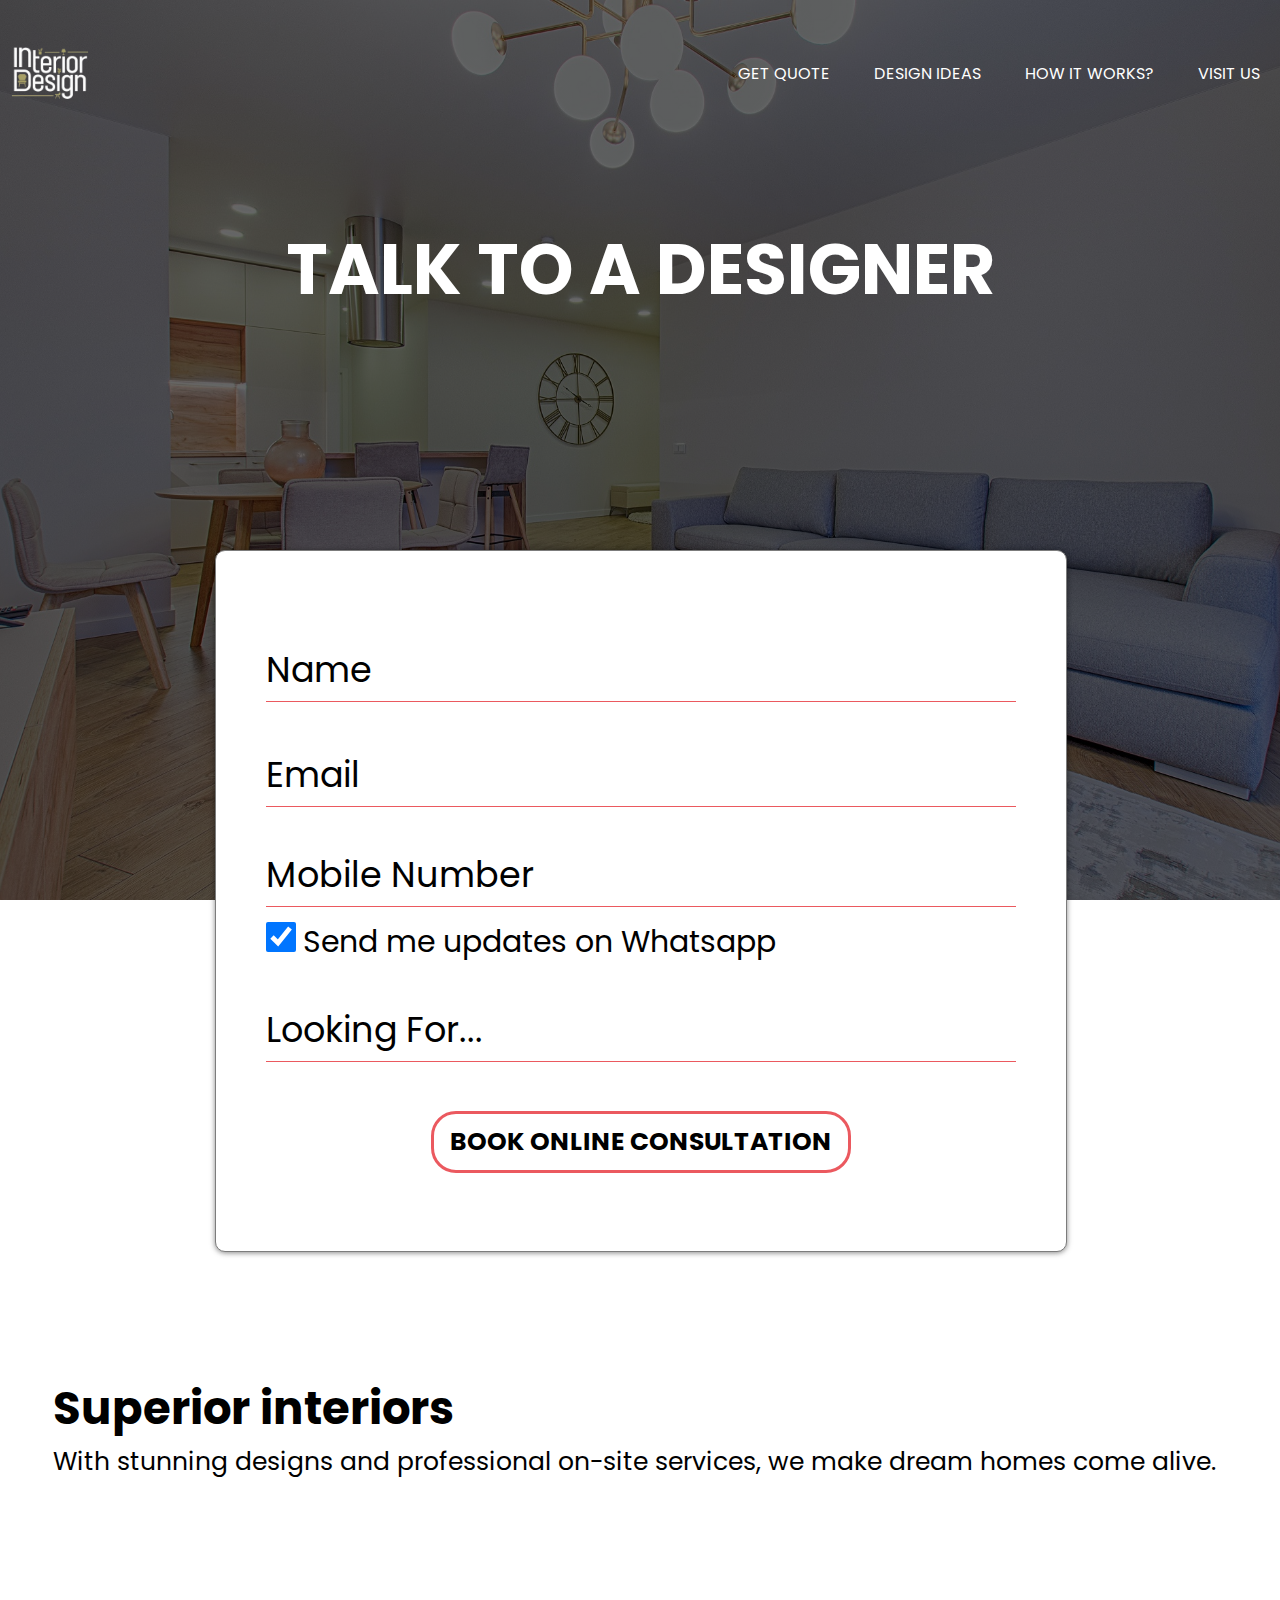
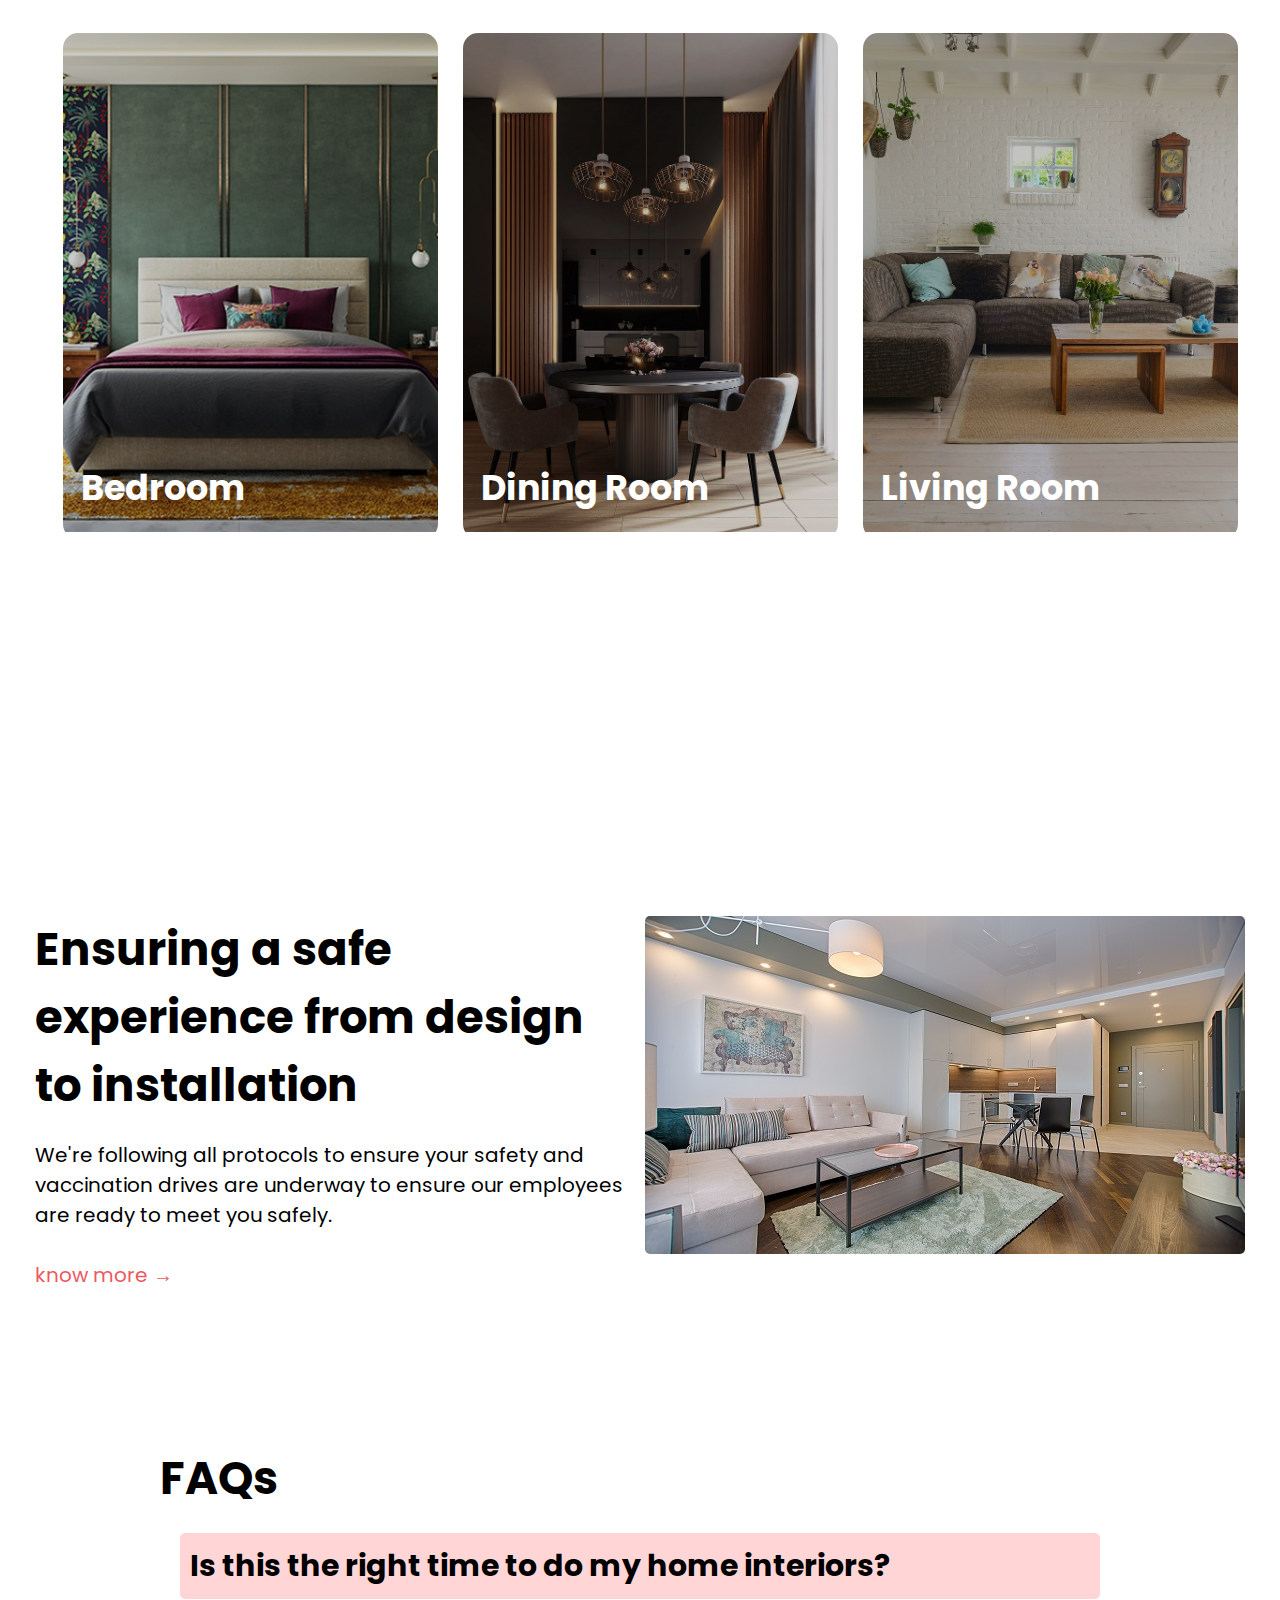
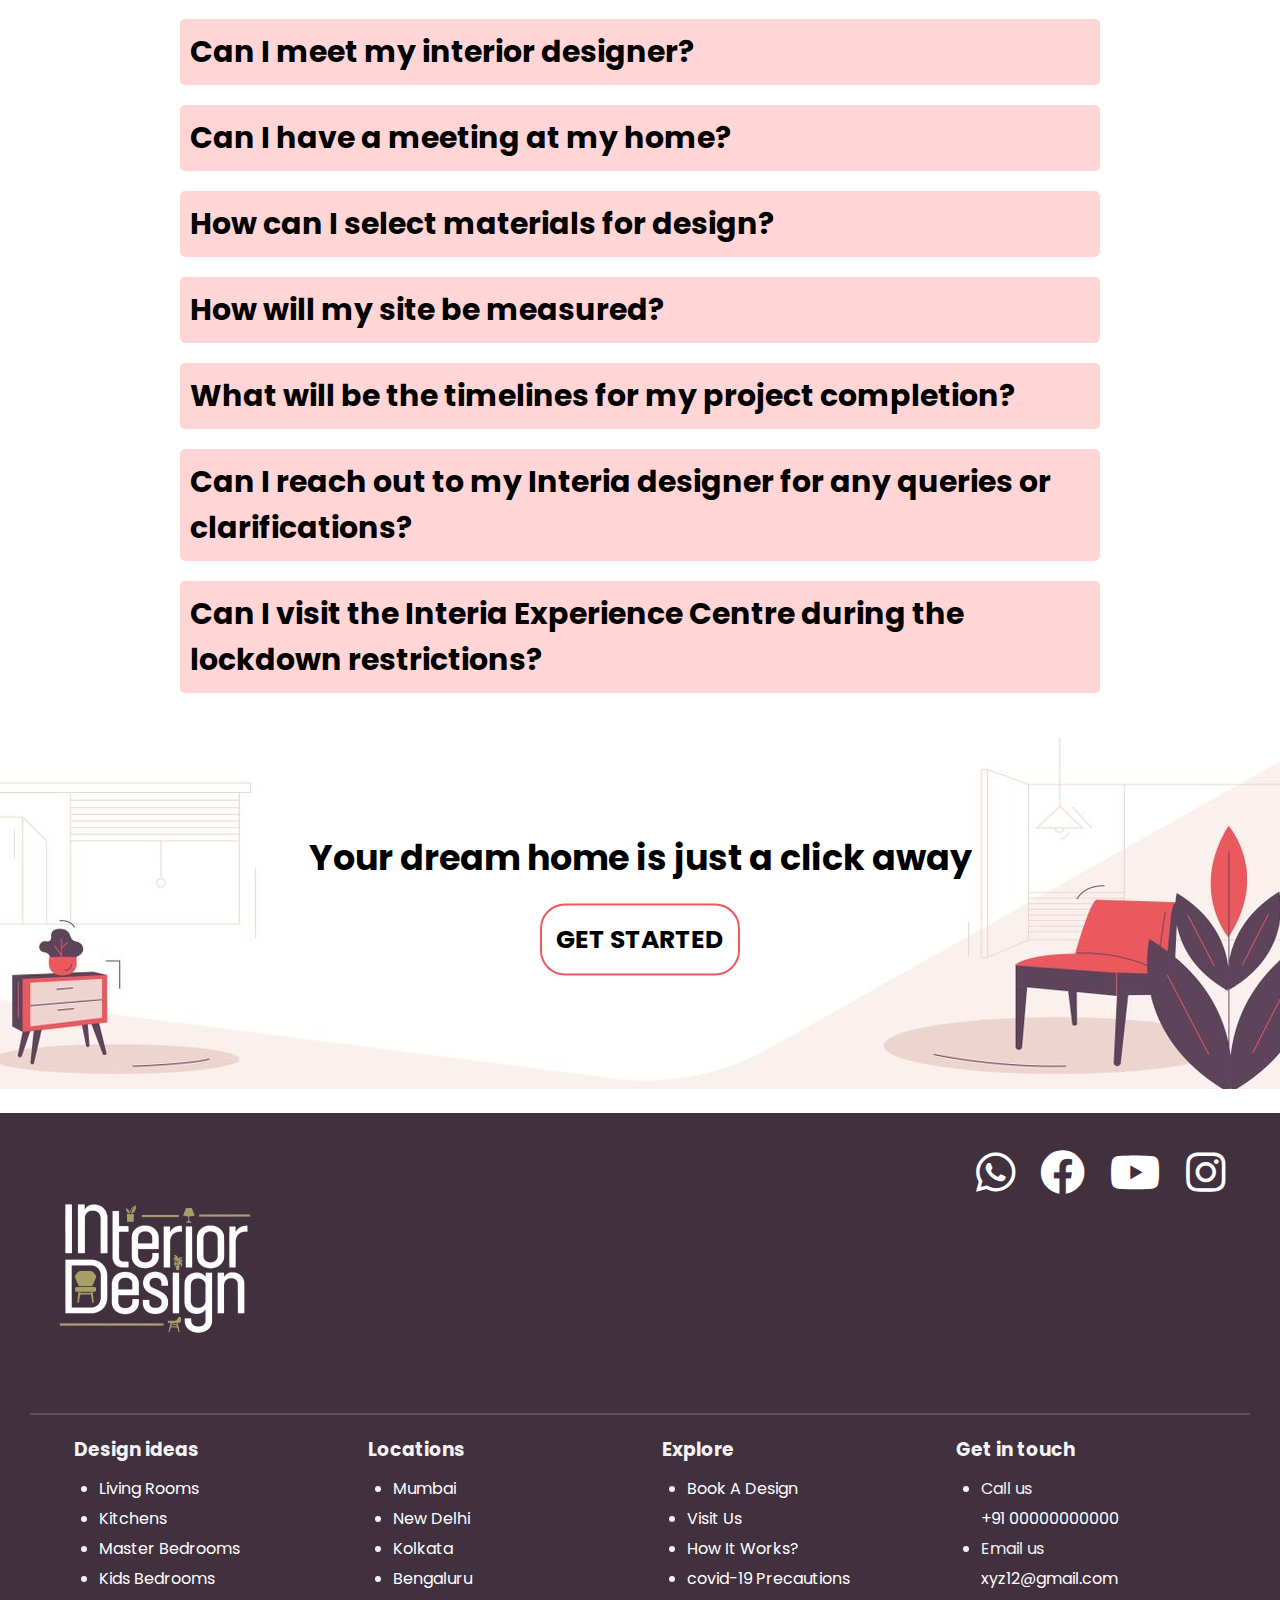
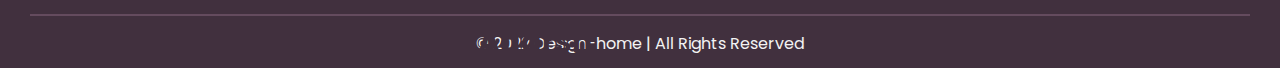
<file: book.html>
<!DOCTYPE html>
<html lang="en">
<head>
    <meta charset="UTF-8">
    <meta http-equiv="X-UA-Compatible" content="IE=edge">
    <meta name="viewport" content="width=device-width, initial-scale=1.0">
    <meta name="viewport" content="width=device-width, initial-scale=1">
    <title>Interia: Best Interior Design Solutions for your Home | Get Free Quotes</title>
    <link rel="stylesheet" href="icons/css/all.css">
    <link rel="stylesheet" href="common-style.css">
    <link rel="stylesheet" href="book-style.css">
    <link rel="shortcut icon" href="source/favicon.ico" type="image/x-icon">
</head>
<body>
    <script src="book-code.js"></script>
    <script src="code.js"></script>

    <div class="banner">
        <div class="navbar">
            <img onclick="btn('index.html');" src="source/logo.png" class="logo">
            <ul>
                <li><a href="#">Get Quote</a></li>
                
                <li><a href="design.html">Design ideas</a></li>
                <li><a href="how.html">How It Works?</a></li>
                <li><a href="visit.html">Visit Us</a></li>
            </ul>
        </div>

        <div class="content">
            <h1>TALK TO A DESIGNER</h1>
        </div>
    </div>

    <div class="up" onclick="totop();">
        <i class="fas fa-arrow-up"></i>
    </div>
    
    <div class="m1">
        <div class="d1">
            <div class="final">
                <div class="form" id="frm">
                    <form action="form.php" method="GET">
                        <input class="inp" id="nam" type="text" name="name" autocomplete="off" required>
                        <label class="lab" id="lab_nam" for="name">
                        <span class="spn" id="content-name">Name</span></label>
                        
                        <input class="inp" id="email" type="text" name="email" autocomplete="off" required>
                        <label class="lab" id="lab_email" for="email">
                        <span class="spn" id="content-email">Email</span></label>
                        
                        <input class="inp" id="num" type="text" name="num" min="5" max="10" autocomplete="off" required>
                        <label class="lab" id="lab_num" for="num">
                        <span class="spn" id="content-num">Mobile Number</span></label>
                        
                        <div>
                            <input type="checkbox" id="whatsapp" checked>
                            <label id="lab_chk" for="whatsapp">Send me updates on Whatsapp</label>
                        </div>
            
                        <input class="inp" id="prop" type="text" name="prop" autocomplete="off" required>
                        <label class="lab" id="lab_prop" for="prop">
                        <span class="spn" id="content-prop">Looking For...</span></label>
                    </form>
                        <button onclick="frmsbm();" id="sub-btn">BOOK ONLINE CONSULTATION</button>
                </div>
                <div>
                    <h2 id="subm">Your details are submitted. <br> Our staff will contact you soon.</h2>
                </div>
            </div>
        </div>
    </div>

    <div class="m2">
        <div class="t2">
            <h1>Superior interiors</h1>
            <p>With stunning designs and professional on-site services, we make dream homes come alive.</p>
        </div>
        <div class="d2">
            <div onclick="btn('show.html?topic=master-bedroom');">
                <img src="source/book-m2-1.jpg">
                <h3>Bedroom</h3>
            </div>
            <div onclick="btn('show.html?topic=dining-room');">
                <img src="source/book-m2-2.jpg">
                <h3>Dining Room</h3>
            </div>
            <div onclick="btn('show.html?topic=living-room');">
                <img src="source/book-m2-3.jpg">
                <h3>Living Room</h3>
            </div>
        </div>
    </div>

    <div class="m3">
        <div class="d3">
            <div>
                <h1>Ensuring a safe experience from design to installation</h1>
                <p>We're following all protocols to ensure your safety and vaccination drives are underway to ensure our employees are ready to meet you safely.</p>
                <a href="corona.html"><p class="rd">know more →</p></a>
            </div>
            <div>
                <img src="source/safe.jpg">
            </div>
        </div>
    </div>

    <div class="m4">
        <div class="t4">
            <h1>FAQs</h1>
        </div>
        <div class="d4">
            <div onclick="showorhide('p1');">
                <h4>Is this the right time to do my home interiors?</h4>
                <p id="p1" style="display:none;"><span><br>Yes, it is. From meetings at our Experience Centres to installing your home interiors at the site, we have a strict no-contact safety policy. From temperature checks to fumigation, all is taken care of. So don't worry about kick-starting your dream project.</span>
                <span><br>Since the process of co-creating a design typically takes 4-6 weeks, you can get started with online consultation. Our designers can assist you online via video calls. You can also schedule an appointment and meet us at our Experience Centre.</span></p>
            </div>
            <div onclick="showorhide('p2');">
                <h4>Can I meet my interior designer?</h4>
                <p id="p2" style="display:none;"><br>Yes, certainly. Keeping safety in mind, we have enabled 2 different ways of interactions:<br>1. Online consultation<br>2. Contactless and safe design meets at our Experience Centres<br>Please note: If your site or the place of meeting falls under Red or Containment Zone, we can only assign a designer for online consultation, and we won"t be in a position to facilitate face-to-face meetings.</p>
            </div>
            <div onclick="showorhide('p3');">
                <h4>Can I have a meeting at my home?</h4>
                <p id="p3" style="display:none;"><br>We would recommend meetings at our Experience Centre which is completely safe for your visit. We are taking every step to make it a safe environment. However, you can always opt for online consultation and we will be happy to discuss your project in detail.</p>
            </div>
            <div onclick="showorhide('p4');">
                <h4>How can I select materials for design?</h4>
                <p id="p4" style="display:none;"><br>While we can share images of the materials and finishes during the design phase online, you will have to visit our Experience Centre to finalise them. We can assure you that our centres are safe and we are adhering to every protocol. Please note - We can only facilitate your visit from green and orange zones. We will not be able to attend to visitors who do not adhere to safety protocols.</p>
            </div>
            <div onclick="showorhide('p5');">
                <h4>How will my site be measured?</h4>
                <p id="p5" style="display:none;"><br>You can share the floor plan of your home with our designers, that should help us to start your project. If in case you don’t have the floor plan, we will assign our representative for a site visit. Be assured, our representatives will follow all the protocol for their and your safety.</p>
            </div>
            <div onclick="showorhide('p6');">
                <h4>What will be the timelines for my project completion?</h4>
                <p id="p6" style="display:none;"><br>We will keep you updated on the timelines based on the discussion with the designers. The lockdown left us with no choice but to hold handover of all projects. Since the relaxation, things are slowly getting to normal. We are doing everything we can to cover up on the lost time and to deliver your home interiors in the safest way possible.</p>
            </div>
            <div onclick="showorhide('p7');">
                <h4>Can I reach out to my Interia designer for any queries or clarifications?</h4>
                <p id="p7" style="display:none;"><br>Yes, definitely. You can get in touch with your designers via video calls or messages, as per your convenience. We are always there to assist you.</p>
            </div>
            <div onclick="showorhide('p8');">
                <h4>Can I visit the Interia Experience Centre during the lockdown restrictions?</h4>
                <p id="p8" style="display:none;"><span><br>Yes, certainly. We have opened our Experience Centres in Delhi, Gurugram, Bangalore and Hyderabad and are functioning as per the directives from the government. We are taking all the necessary precautions.</span>
                <span><br>With temperature checks, use of alcohol-based hand rubs, and contactless meetings, there's nothing you need to be worried about.</span></p>
            </div>
        </div>
    </div>

    <div class="m-last">
        <div class="last">
            <div>
                <h1>Your dream home is just a click away</h1>
                <button onclick="btn('#');">GET STARTED</button>
            </div>
        </div>
    </div>

    <footer>
        <div class="ftr-m">
            <div class="ftr-t">
                <img src="source/logo.png">
                <ul>
                    
                    <li><a target="_blank" href="https://api.whatsapp.com/send/?phone=&text=Hey There! I am interested in interior designs on website. Can I know more on this?"><i class="fab fa-whatsapp"></i></a></li>
                    <li><a target="_blank" href="https://www.facebook.com/profile.php?"><i class="fab fa-facebook"></i></a></li>
                    <li><a target="_blank" href="https://www.youtube.com/"><i class="fab fa-youtube"></i></a></li>
                    <li><a target="_blank" href="https://www.instagram.com/"><i class="fab fa-instagram"></i></i></a></li>
                    </ul>
            </div>
            <div class="ftr-d">
                <div>
                    <h3>Design ideas</h3>
                    <ul>
                        <li><a href="show.html?topic=living-room">Living Rooms</a></li>
                        <li><a href="show.html?topic=kitchen">Kitchens</a></li>
                        <li><a href="show.html?topic=master-bedroom">Master Bedrooms</a></li>
                        <li><a href="show.html?topic=kids-bedroom">Kids Bedrooms</a></li>
                    </ul>
                </div>
                <div>
                    <h3>Locations</h3>
                    <ul>
                        <li><a href="https://www.google.com/maps/place/Mumbai" target="_blank">Mumbai</a></li>
                        <li><a href="https://www.google.com/maps/place/New+Delhi" target="_blank">New Delhi</a></li>
                        <li><a href="https://www.google.com/maps/place/Kolkata" target="_blank">Kolkata</a></li>
                        <li><a href="https://www.google.com/maps/place/Bengaluru" target="_blank">Bengaluru</a></li>
                    </ul>
                </div><div>
                    <h3>Explore</h3>
                    <ul>
                        <li><a href="book.html">Book A Design</a></li>
                        <li><a href="visit.html">Visit Us</a></li>
                        <li><a href="how.html">How It Works?</a></li>
                        <li><a href="corona.html">covid-19 Precautions</a></li>
                    </ul>
                </div><div>
                    <h3>Get in touch</h3>
                    <ul>
                        <li>Call us</li>
                        <a href="tel:00000000000">+91 00000000000</a>
                        <li>Email us</li>
                        <a href="mailto:xyz12@gmail.com">xyz12@gmail.com</a>
                    </ul>
                </div>
            </div>
            <div class="ftr-b">
                <h2>Designed By Aditya , Tushar, Adarsh</h2>
                <p>© 2022 Design-home | All Rights Reserved</p>
            </div>
        </div>
    </footer>

</body>
</html>
</file>
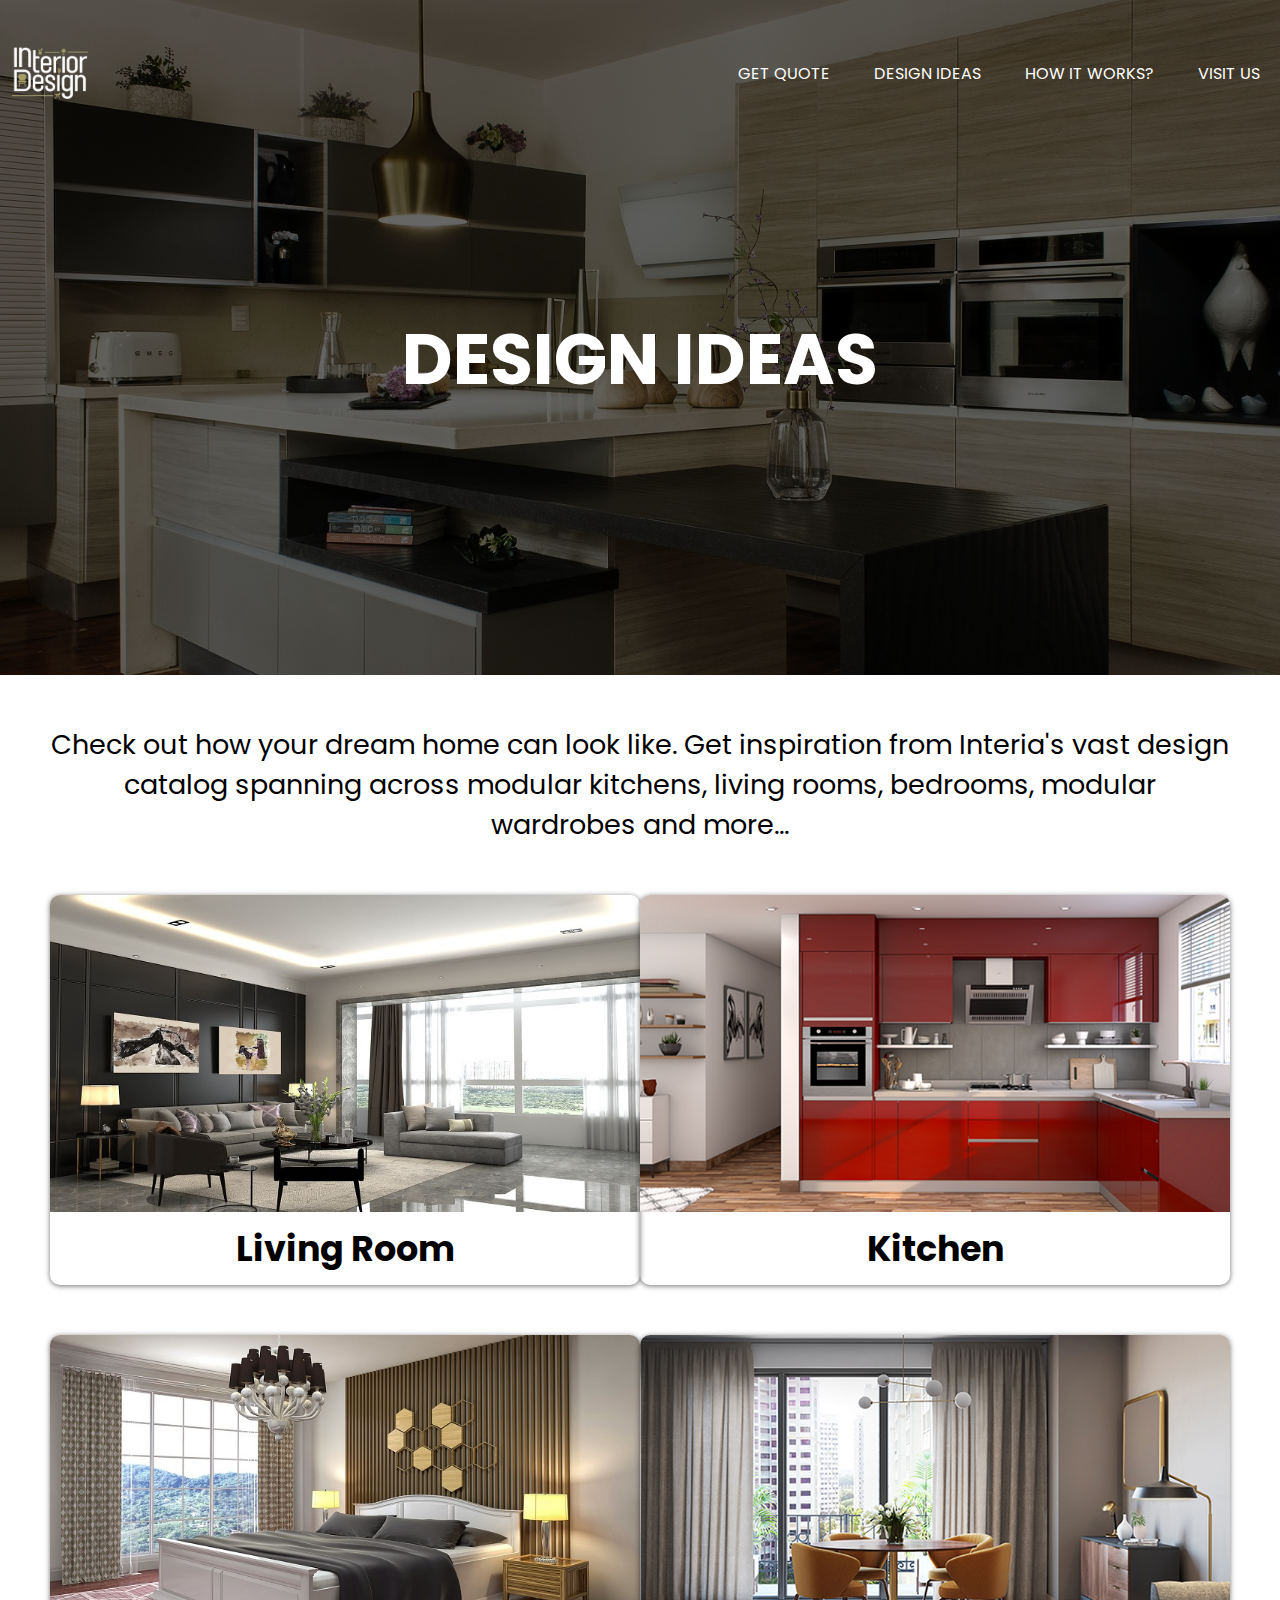
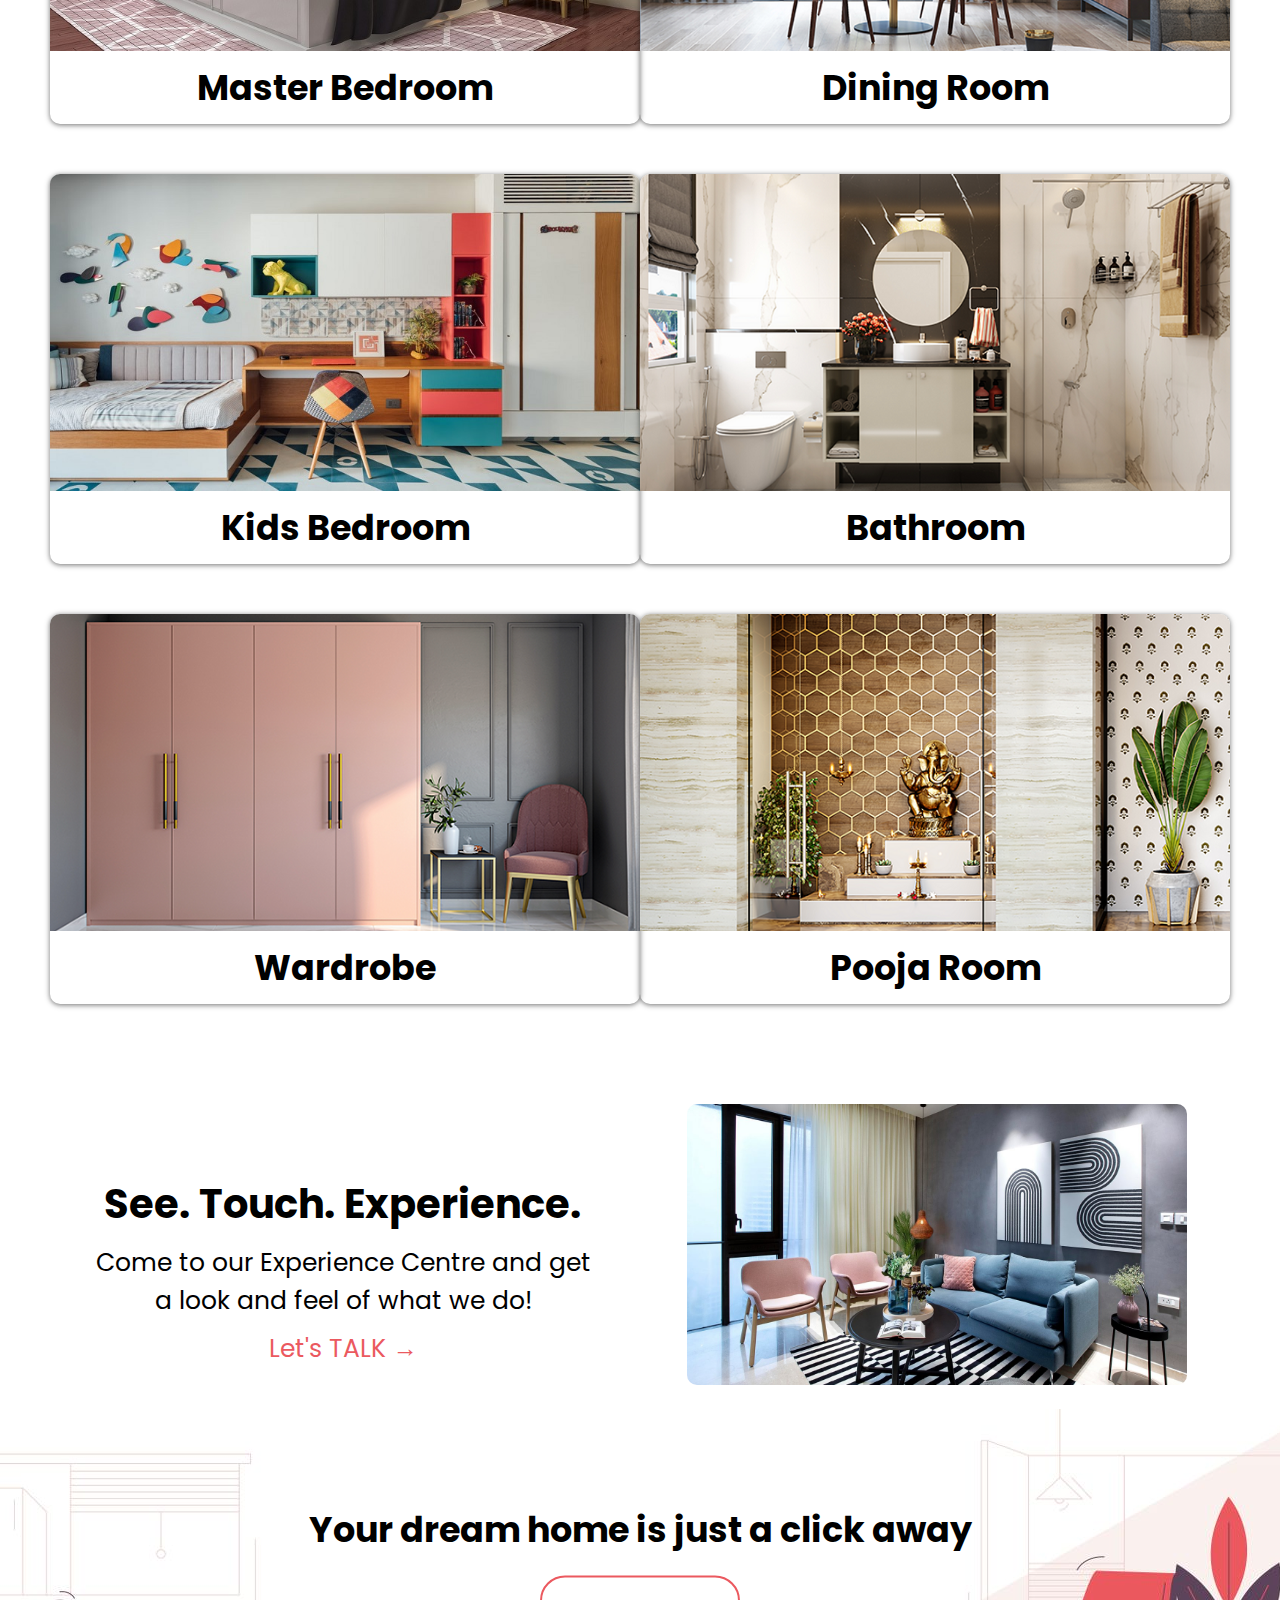
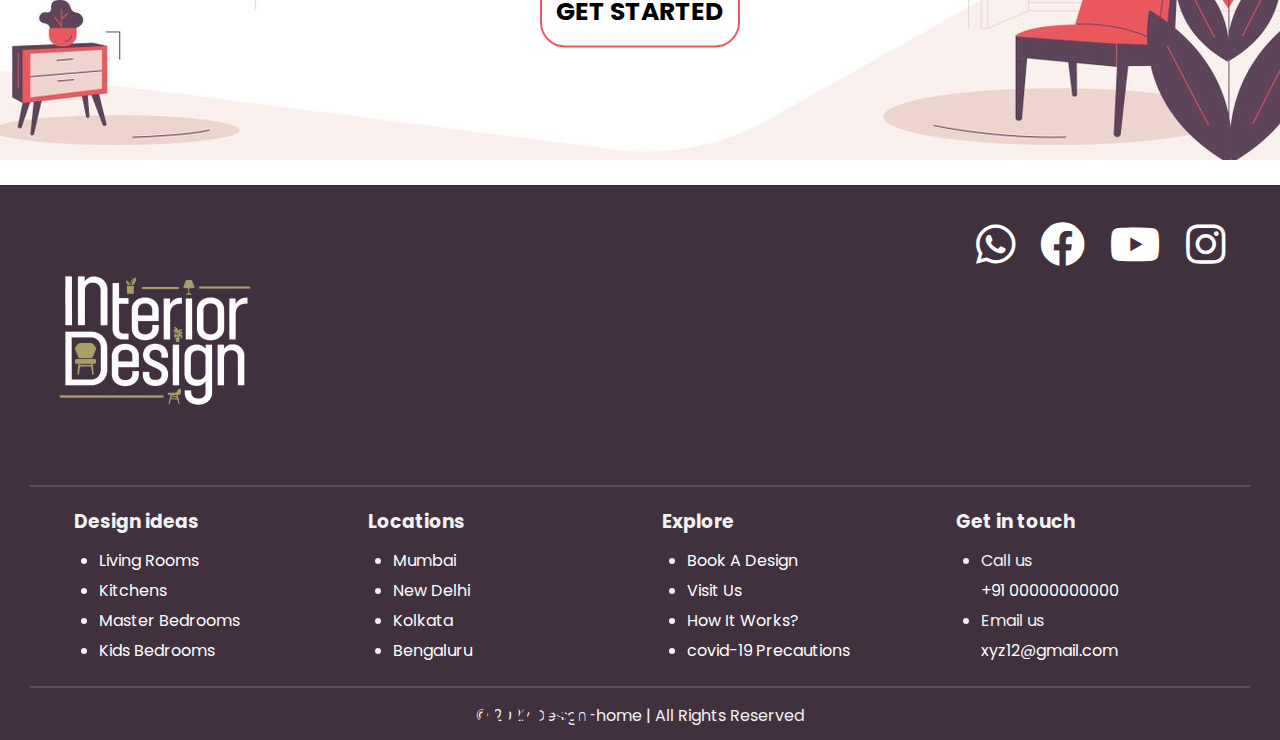
<file: design.html>
<!DOCTYPE html>
<html lang="en">
<head>
    <meta charset="UTF-8">
    <meta http-equiv="X-UA-Compatible" content="IE=edge">
    <meta name="viewport" content="width=device-width, initial-scale=1.0">
    <meta name="viewport" content="width=device-width, initial-scale=1">
    <title>Interia: Best Interior Design Solutions for your Home | Get Free Quotes</title>
    <link rel="stylesheet" href="icons/css/all.css">
    <link rel="stylesheet" href="common-style.css">
    <link rel="stylesheet" href="design-style.css">
    <link rel="shortcut icon" href="source/favicon.ico" type="image/x-icon">
</head>
<body>
    <script src="code.js"></script>
    
    <div class="banner">
        <div class="navbar">
            <img onclick="btn('index.html');" src="source/logo.png" class="logo">
            <ul>
                <li><a href="book.html">Get Quote</a></li>
                
                <li><a href="#">Design ideas</a></li>
                <li><a href="how.html">How It Works?</a></li>
                <li><a href="visit.html">Visit Us</a></li>
            </ul>
        </div>

        <div class="content">
            <h1>DESIGN IDEAS</h1>
        </div>
    </div>

    <div class="up" onclick="totop();">
        <i class="fas fa-arrow-up"></i>
    </div>

    <div class="m1">
        <div class="t1">
            <p>Check out how your dream home can look like. Get inspiration from Interia's vast design catalog spanning across modular kitchens, living rooms, bedrooms, modular wardrobes and more...</p>
        </div>
        <div class="d1">
            <div onclick="btn('show.html?topic=living-room');">
                <img src="source/design-m1-1.jpg">
                <h2>Living Room</h2>
            </div>
            <div onclick="btn('show.html?topic=kitchen');">
                <img src="source/design-m1-2.png">
                <h2>Kitchen</h2>
            </div>
        </div>
        <div class="d1">
            <div onclick="btn('show.html?topic=master-bedroom');">
                <img src="source/design-m1-3.jpg">
                <h2>Master Bedroom</h2>
            </div>
            <div onclick="btn('show.html?topic=dining-room');">
                <img src="source/design-m1-4.png">
                <h2>Dining Room</h2>
            </div>
        </div>
        <div class="d1">
            <div onclick="btn('show.html?topic=kids-bedroom');">
                <img src="source/design-m1-5.jpg">
                <h2>Kids Bedroom</h2>
            </div>
            <div onclick="btn('show.html?topic=bathroom');">
                <img src="source/design-m1-6.png">
                <h2>Bathroom</h2>
            </div>
        </div>
        <div class="d1">
            <div onclick="btn('show.html?topic=wardrobe');">
                <img src="source/design-m1-7.png">
                <h2>Wardrobe</h2>
            </div>
            <div onclick="btn('show.html?topic=pooja-room');">
                <img src="source/design-m1-8.png">
                <h2>Pooja Room</h2>
            </div>
        </div>
    </div>

    <div class="m2">
        <div class="d2">
            <div>
                <h2>See. Touch. Experience.</h2>
                <p>Come to our Experience Centre and get a look and feel of what we do!</p>
                <a href="visit.html"><p class="rd">Let's TALK →</p></a>
            </div>
            <div>
                <img src="source/design-m2.jpg">
            </div>
        </div>
    </div>

    <div class="m-last">
        <div class="last">
            <div>
                <h1>Your dream home is just a click away</h1>
                <button onclick="btn('book.html');">GET STARTED</button>
            </div>
        </div>
    </div>

    <footer>
        <div class="ftr-m">
            <div class="ftr-t">
                <img src="source/logo.png">
                <ul>
                    
                    <li><a target="_blank" href="https://api.whatsapp.com/send/?phone=&text=Hey There! I am interested in interior designs on website. Can I know more on this?"><i class="fab fa-whatsapp"></i></a></li>
                    <li><a target="_blank" href="https://www.facebook.com/profile.php?"><i class="fab fa-facebook"></i></a></li>
                    <li><a target="_blank" href="https://www.youtube.com/"><i class="fab fa-youtube"></i></a></li>
                    <li><a target="_blank" href="https://www.instagram.com/"><i class="fab fa-instagram"></i></i></a></li>
                    </ul>
            </div>
            <div class="ftr-d">
                <div>
                    <h3>Design ideas</h3>
                    <ul>
                        <li><a href="show.html?topic=living-room">Living Rooms</a></li>
                        <li><a href="show.html?topic=kitchen">Kitchens</a></li>
                        <li><a href="show.html?topic=master-bedroom">Master Bedrooms</a></li>
                        <li><a href="show.html?topic=kids-bedroom">Kids Bedrooms</a></li>
                    </ul>
                </div>
                <div>
                    <h3>Locations</h3>
                    <ul>
                        <li><a href="https://www.google.com/maps/place/Mumbai" target="_blank">Mumbai</a></li>
                        <li><a href="https://www.google.com/maps/place/New+Delhi" target="_blank">New Delhi</a></li>
                        <li><a href="https://www.google.com/maps/place/Kolkata" target="_blank">Kolkata</a></li>
                        <li><a href="https://www.google.com/maps/place/Bengaluru" target="_blank">Bengaluru</a></li>
                    </ul>
                </div><div>
                    <h3>Explore</h3>
                    <ul>
                        <li><a href="book.html">Book A Design</a></li>
                        <li><a href="visit.html">Visit Us</a></li>
                        <li><a href="how.html">How It Works?</a></li>
                        <li><a href="corona.html">covid-19 Precautions</a></li>
                    </ul>
                </div><div>
                    <h3>Get in touch</h3>
                    <ul>
                        <li>Call us</li>
                        <a href="tel:00000000000">+91 00000000000</a>
                        <li>Email us</li>
                        <a href="mailto:xyz12@gmail.com">xyz12@gmail.com</a>
                    </ul>
                </div>
            </div>
            <div class="ftr-b">
                <h2>Designed By Aditya , Tushar, Adarsh</h2>
                <p>© 2022 Design-home | All Rights Reserved</p>
            </div>
        </div>
    </footer>

</body>
</html>
</file>
<file: icons/css/all.css>
.fa,
.fas,
.far,
.fal,
.fad,
.fab {
  -moz-osx-font-smoothing: grayscale;
  -webkit-font-smoothing: antialiased;
  display: inline-block;
  font-style: normal;
  font-variant: normal;
  text-rendering: auto;
  line-height: 1; }

.fa-lg {
  font-size: 1.33333em;
  line-height: 0.75em;
  vertical-align: -.0667em; }

.fa-xs {
  font-size: .75em; }

.fa-sm {
  font-size: .875em; }

.fa-1x {
  font-size: 1em; }

.fa-2x {
  font-size: 2em; }

.fa-3x {
  font-size: 3em; }

.fa-4x {
  font-size: 4em; }

.fa-5x {
  font-size: 5em; }

.fa-6x {
  font-size: 6em; }

.fa-7x {
  font-size: 7em; }

.fa-8x {
  font-size: 8em; }

.fa-9x {
  font-size: 9em; }

.fa-10x {
  font-size: 10em; }

.fa-fw {
  text-align: center;
  width: 1.25em; }

.fa-ul {
  list-style-type: none;
  margin-left: 2.5em;
  padding-left: 0; }
  .fa-ul > li {
    position: relative; }

.fa-li {
  left: -2em;
  position: absolute;
  text-align: center;
  width: 2em;
  line-height: inherit; }

.fa-border {
  border: solid 0.08em #eee;
  border-radius: .1em;
  padding: .2em .25em .15em; }

.fa-pull-left {
  float: left; }

.fa-pull-right {
  float: right; }

.fa.fa-pull-left,
.fas.fa-pull-left,
.far.fa-pull-left,
.fal.fa-pull-left,
.fab.fa-pull-left {
  margin-right: .3em; }

.fa.fa-pull-right,
.fas.fa-pull-right,
.far.fa-pull-right,
.fal.fa-pull-right,
.fab.fa-pull-right {
  margin-left: .3em; }

.fa-spin {
  -webkit-animation: fa-spin 2s infinite linear;
          animation: fa-spin 2s infinite linear; }

.fa-pulse {
  -webkit-animation: fa-spin 1s infinite steps(8);
          animation: fa-spin 1s infinite steps(8); }

@-webkit-keyframes fa-spin {
  0% {
    -webkit-transform: rotate(0deg);
            transform: rotate(0deg); }
  100% {
    -webkit-transform: rotate(360deg);
            transform: rotate(360deg); } }

@keyframes fa-spin {
  0% {
    -webkit-transform: rotate(0deg);
            transform: rotate(0deg); }
  100% {
    -webkit-transform: rotate(360deg);
            transform: rotate(360deg); } }

.fa-rotate-90 {
  -ms-filter: "progid:DXImageTransform.Microsoft.BasicImage(rotation=1)";
  -webkit-transform: rotate(90deg);
          transform: rotate(90deg); }

.fa-rotate-180 {
  -ms-filter: "progid:DXImageTransform.Microsoft.BasicImage(rotation=2)";
  -webkit-transform: rotate(180deg);
          transform: rotate(180deg); }

.fa-rotate-270 {
  -ms-filter: "progid:DXImageTransform.Microsoft.BasicImage(rotation=3)";
  -webkit-transform: rotate(270deg);
          transform: rotate(270deg); }

.fa-flip-horizontal {
  -ms-filter: "progid:DXImageTransform.Microsoft.BasicImage(rotation=0, mirror=1)";
  -webkit-transform: scale(-1, 1);
          transform: scale(-1, 1); }

.fa-flip-vertical {
  -ms-filter: "progid:DXImageTransform.Microsoft.BasicImage(rotation=2, mirror=1)";
  -webkit-transform: scale(1, -1);
          transform: scale(1, -1); }

.fa-flip-both, .fa-flip-horizontal.fa-flip-vertical {
  -ms-filter: "progid:DXImageTransform.Microsoft.BasicImage(rotation=2, mirror=1)";
  -webkit-transform: scale(-1, -1);
          transform: scale(-1, -1); }

:root .fa-rotate-90,
:root .fa-rotate-180,
:root .fa-rotate-270,
:root .fa-flip-horizontal,
:root .fa-flip-vertical,
:root .fa-flip-both {
  -webkit-filter: none;
          filter: none; }

.fa-stack {
  display: inline-block;
  height: 2em;
  line-height: 2em;
  position: relative;
  vertical-align: middle;
  width: 2.5em; }

.fa-stack-1x,
.fa-stack-2x {
  left: 0;
  position: absolute;
  text-align: center;
  width: 100%; }

.fa-stack-1x {
  line-height: inherit; }

.fa-stack-2x {
  font-size: 2em; }

.fa-inverse {
  color: #fff; }

/* Font Awesome uses the Unicode Private Use Area (PUA) to ensure screen
readers do not read off random characters that represent icons */
.fa-500px:before {
  content: "\f26e"; }

.fa-accessible-icon:before {
  content: "\f368"; }

.fa-accusoft:before {
  content: "\f369"; }

.fa-acquisitions-incorporated:before {
  content: "\f6af"; }

.fa-ad:before {
  content: "\f641"; }

.fa-address-book:before {
  content: "\f2b9"; }

.fa-address-card:before {
  content: "\f2bb"; }

.fa-adjust:before {
  content: "\f042"; }

.fa-adn:before {
  content: "\f170"; }

.fa-adversal:before {
  content: "\f36a"; }

.fa-affiliatetheme:before {
  content: "\f36b"; }

.fa-air-freshener:before {
  content: "\f5d0"; }

.fa-airbnb:before {
  content: "\f834"; }

.fa-algolia:before {
  content: "\f36c"; }

.fa-align-center:before {
  content: "\f037"; }

.fa-align-justify:before {
  content: "\f039"; }

.fa-align-left:before {
  content: "\f036"; }

.fa-align-right:before {
  content: "\f038"; }

.fa-alipay:before {
  content: "\f642"; }

.fa-allergies:before {
  content: "\f461"; }

.fa-amazon:before {
  content: "\f270"; }

.fa-amazon-pay:before {
  content: "\f42c"; }

.fa-ambulance:before {
  content: "\f0f9"; }

.fa-american-sign-language-interpreting:before {
  content: "\f2a3"; }

.fa-amilia:before {
  content: "\f36d"; }

.fa-anchor:before {
  content: "\f13d"; }

.fa-android:before {
  content: "\f17b"; }

.fa-angellist:before {
  content: "\f209"; }

.fa-angle-double-down:before {
  content: "\f103"; }

.fa-angle-double-left:before {
  content: "\f100"; }

.fa-angle-double-right:before {
  content: "\f101"; }

.fa-angle-double-up:before {
  content: "\f102"; }

.fa-angle-down:before {
  content: "\f107"; }

.fa-angle-left:before {
  content: "\f104"; }

.fa-angle-right:before {
  content: "\f105"; }

.fa-angle-up:before {
  content: "\f106"; }

.fa-angry:before {
  content: "\f556"; }

.fa-angrycreative:before {
  content: "\f36e"; }

.fa-angular:before {
  content: "\f420"; }

.fa-ankh:before {
  content: "\f644"; }

.fa-app-store:before {
  content: "\f36f"; }

.fa-app-store-ios:before {
  content: "\f370"; }

.fa-apper:before {
  content: "\f371"; }

.fa-apple:before {
  content: "\f179"; }

.fa-apple-alt:before {
  content: "\f5d1"; }

.fa-apple-pay:before {
  content: "\f415"; }

.fa-archive:before {
  content: "\f187"; }

.fa-archway:before {
  content: "\f557"; }

.fa-arrow-alt-circle-down:before {
  content: "\f358"; }

.fa-arrow-alt-circle-left:before {
  content: "\f359"; }

.fa-arrow-alt-circle-right:before {
  content: "\f35a"; }

.fa-arrow-alt-circle-up:before {
  content: "\f35b"; }

.fa-arrow-circle-down:before {
  content: "\f0ab"; }

.fa-arrow-circle-left:before {
  content: "\f0a8"; }

.fa-arrow-circle-right:before {
  content: "\f0a9"; }

.fa-arrow-circle-up:before {
  content: "\f0aa"; }

.fa-arrow-down:before {
  content: "\f063"; }

.fa-arrow-left:before {
  content: "\f060"; }

.fa-arrow-right:before {
  content: "\f061"; }

.fa-arrow-up:before {
  content: "\f062"; }

.fa-arrows-alt:before {
  content: "\f0b2"; }

.fa-arrows-alt-h:before {
  content: "\f337"; }

.fa-arrows-alt-v:before {
  content: "\f338"; }

.fa-artstation:before {
  content: "\f77a"; }

.fa-assistive-listening-systems:before {
  content: "\f2a2"; }

.fa-asterisk:before {
  content: "\f069"; }

.fa-asymmetrik:before {
  content: "\f372"; }

.fa-at:before {
  content: "\f1fa"; }

.fa-atlas:before {
  content: "\f558"; }

.fa-atlassian:before {
  content: "\f77b"; }

.fa-atom:before {
  content: "\f5d2"; }

.fa-audible:before {
  content: "\f373"; }

.fa-audio-description:before {
  content: "\f29e"; }

.fa-autoprefixer:before {
  content: "\f41c"; }

.fa-avianex:before {
  content: "\f374"; }

.fa-aviato:before {
  content: "\f421"; }

.fa-award:before {
  content: "\f559"; }

.fa-aws:before {
  content: "\f375"; }

.fa-baby:before {
  content: "\f77c"; }

.fa-baby-carriage:before {
  content: "\f77d"; }

.fa-backspace:before {
  content: "\f55a"; }

.fa-backward:before {
  content: "\f04a"; }

.fa-bacon:before {
  content: "\f7e5"; }

.fa-bacteria:before {
  content: "\e059"; }

.fa-bacterium:before {
  content: "\e05a"; }

.fa-bahai:before {
  content: "\f666"; }

.fa-balance-scale:before {
  content: "\f24e"; }

.fa-balance-scale-left:before {
  content: "\f515"; }

.fa-balance-scale-right:before {
  content: "\f516"; }

.fa-ban:before {
  content: "\f05e"; }

.fa-band-aid:before {
  content: "\f462"; }

.fa-bandcamp:before {
  content: "\f2d5"; }

.fa-barcode:before {
  content: "\f02a"; }

.fa-bars:before {
  content: "\f0c9"; }

.fa-baseball-ball:before {
  content: "\f433"; }

.fa-basketball-ball:before {
  content: "\f434"; }

.fa-bath:before {
  content: "\f2cd"; }

.fa-battery-empty:before {
  content: "\f244"; }

.fa-battery-full:before {
  content: "\f240"; }

.fa-battery-half:before {
  content: "\f242"; }

.fa-battery-quarter:before {
  content: "\f243"; }

.fa-battery-three-quarters:before {
  content: "\f241"; }

.fa-battle-net:before {
  content: "\f835"; }

.fa-bed:before {
  content: "\f236"; }

.fa-beer:before {
  content: "\f0fc"; }

.fa-behance:before {
  content: "\f1b4"; }

.fa-behance-square:before {
  content: "\f1b5"; }

.fa-bell:before {
  content: "\f0f3"; }

.fa-bell-slash:before {
  content: "\f1f6"; }

.fa-bezier-curve:before {
  content: "\f55b"; }

.fa-bible:before {
  content: "\f647"; }

.fa-bicycle:before {
  content: "\f206"; }

.fa-biking:before {
  content: "\f84a"; }

.fa-bimobject:before {
  content: "\f378"; }

.fa-binoculars:before {
  content: "\f1e5"; }

.fa-biohazard:before {
  content: "\f780"; }

.fa-birthday-cake:before {
  content: "\f1fd"; }

.fa-bitbucket:before {
  content: "\f171"; }

.fa-bitcoin:before {
  content: "\f379"; }

.fa-bity:before {
  content: "\f37a"; }

.fa-black-tie:before {
  content: "\f27e"; }

.fa-blackberry:before {
  content: "\f37b"; }

.fa-blender:before {
  content: "\f517"; }

.fa-blender-phone:before {
  content: "\f6b6"; }

.fa-blind:before {
  content: "\f29d"; }

.fa-blog:before {
  content: "\f781"; }

.fa-blogger:before {
  content: "\f37c"; }

.fa-blogger-b:before {
  content: "\f37d"; }

.fa-bluetooth:before {
  content: "\f293"; }

.fa-bluetooth-b:before {
  content: "\f294"; }

.fa-bold:before {
  content: "\f032"; }

.fa-bolt:before {
  content: "\f0e7"; }

.fa-bomb:before {
  content: "\f1e2"; }

.fa-bone:before {
  content: "\f5d7"; }

.fa-bong:before {
  content: "\f55c"; }

.fa-book:before {
  content: "\f02d"; }

.fa-book-dead:before {
  content: "\f6b7"; }

.fa-book-medical:before {
  content: "\f7e6"; }

.fa-book-open:before {
  content: "\f518"; }

.fa-book-reader:before {
  content: "\f5da"; }

.fa-bookmark:before {
  content: "\f02e"; }

.fa-bootstrap:before {
  content: "\f836"; }

.fa-border-all:before {
  content: "\f84c"; }

.fa-border-none:before {
  content: "\f850"; }

.fa-border-style:before {
  content: "\f853"; }

.fa-bowling-ball:before {
  content: "\f436"; }

.fa-box:before {
  content: "\f466"; }

.fa-box-open:before {
  content: "\f49e"; }

.fa-box-tissue:before {
  content: "\e05b"; }

.fa-boxes:before {
  content: "\f468"; }

.fa-braille:before {
  content: "\f2a1"; }

.fa-brain:before {
  content: "\f5dc"; }

.fa-bread-slice:before {
  content: "\f7ec"; }

.fa-briefcase:before {
  content: "\f0b1"; }

.fa-briefcase-medical:before {
  content: "\f469"; }

.fa-broadcast-tower:before {
  content: "\f519"; }

.fa-broom:before {
  content: "\f51a"; }

.fa-brush:before {
  content: "\f55d"; }

.fa-btc:before {
  content: "\f15a"; }

.fa-buffer:before {
  content: "\f837"; }

.fa-bug:before {
  content: "\f188"; }

.fa-building:before {
  content: "\f1ad"; }

.fa-bullhorn:before {
  content: "\f0a1"; }

.fa-bullseye:before {
  content: "\f140"; }

.fa-burn:before {
  content: "\f46a"; }

.fa-buromobelexperte:before {
  content: "\f37f"; }

.fa-bus:before {
  content: "\f207"; }

.fa-bus-alt:before {
  content: "\f55e"; }

.fa-business-time:before {
  content: "\f64a"; }

.fa-buy-n-large:before {
  content: "\f8a6"; }

.fa-buysellads:before {
  content: "\f20d"; }

.fa-calculator:before {
  content: "\f1ec"; }

.fa-calendar:before {
  content: "\f133"; }

.fa-calendar-alt:before {
  content: "\f073"; }

.fa-calendar-check:before {
  content: "\f274"; }

.fa-calendar-day:before {
  content: "\f783"; }

.fa-calendar-minus:before {
  content: "\f272"; }

.fa-calendar-plus:before {
  content: "\f271"; }

.fa-calendar-times:before {
  content: "\f273"; }

.fa-calendar-week:before {
  content: "\f784"; }

.fa-camera:before {
  content: "\f030"; }

.fa-camera-retro:before {
  content: "\f083"; }

.fa-campground:before {
  content: "\f6bb"; }

.fa-canadian-maple-leaf:before {
  content: "\f785"; }

.fa-candy-cane:before {
  content: "\f786"; }

.fa-cannabis:before {
  content: "\f55f"; }

.fa-capsules:before {
  content: "\f46b"; }

.fa-car:before {
  content: "\f1b9"; }

.fa-car-alt:before {
  content: "\f5de"; }

.fa-car-battery:before {
  content: "\f5df"; }

.fa-car-crash:before {
  content: "\f5e1"; }

.fa-car-side:before {
  content: "\f5e4"; }

.fa-caravan:before {
  content: "\f8ff"; }

.fa-caret-down:before {
  content: "\f0d7"; }

.fa-caret-left:before {
  content: "\f0d9"; }

.fa-caret-right:before {
  content: "\f0da"; }

.fa-caret-square-down:before {
  content: "\f150"; }

.fa-caret-square-left:before {
  content: "\f191"; }

.fa-caret-square-right:before {
  content: "\f152"; }

.fa-caret-square-up:before {
  content: "\f151"; }

.fa-caret-up:before {
  content: "\f0d8"; }

.fa-carrot:before {
  content: "\f787"; }

.fa-cart-arrow-down:before {
  content: "\f218"; }

.fa-cart-plus:before {
  content: "\f217"; }

.fa-cash-register:before {
  content: "\f788"; }

.fa-cat:before {
  content: "\f6be"; }

.fa-cc-amazon-pay:before {
  content: "\f42d"; }

.fa-cc-amex:before {
  content: "\f1f3"; }

.fa-cc-apple-pay:before {
  content: "\f416"; }

.fa-cc-diners-club:before {
  content: "\f24c"; }

.fa-cc-discover:before {
  content: "\f1f2"; }

.fa-cc-jcb:before {
  content: "\f24b"; }

.fa-cc-mastercard:before {
  content: "\f1f1"; }

.fa-cc-paypal:before {
  content: "\f1f4"; }

.fa-cc-stripe:before {
  content: "\f1f5"; }

.fa-cc-visa:before {
  content: "\f1f0"; }

.fa-centercode:before {
  content: "\f380"; }

.fa-centos:before {
  content: "\f789"; }

.fa-certificate:before {
  content: "\f0a3"; }

.fa-chair:before {
  content: "\f6c0"; }

.fa-chalkboard:before {
  content: "\f51b"; }

.fa-chalkboard-teacher:before {
  content: "\f51c"; }

.fa-charging-station:before {
  content: "\f5e7"; }

.fa-chart-area:before {
  content: "\f1fe"; }

.fa-chart-bar:before {
  content: "\f080"; }

.fa-chart-line:before {
  content: "\f201"; }

.fa-chart-pie:before {
  content: "\f200"; }

.fa-check:before {
  content: "\f00c"; }

.fa-check-circle:before {
  content: "\f058"; }

.fa-check-double:before {
  content: "\f560"; }

.fa-check-square:before {
  content: "\f14a"; }

.fa-cheese:before {
  content: "\f7ef"; }

.fa-chess:before {
  content: "\f439"; }

.fa-chess-bishop:before {
  content: "\f43a"; }

.fa-chess-board:before {
  content: "\f43c"; }

.fa-chess-king:before {
  content: "\f43f"; }

.fa-chess-knight:before {
  content: "\f441"; }

.fa-chess-pawn:before {
  content: "\f443"; }

.fa-chess-queen:before {
  content: "\f445"; }

.fa-chess-rook:before {
  content: "\f447"; }

.fa-chevron-circle-down:before {
  content: "\f13a"; }

.fa-chevron-circle-left:before {
  content: "\f137"; }

.fa-chevron-circle-right:before {
  content: "\f138"; }

.fa-chevron-circle-up:before {
  content: "\f139"; }

.fa-chevron-down:before {
  content: "\f078"; }

.fa-chevron-left:before {
  content: "\f053"; }

.fa-chevron-right:before {
  content: "\f054"; }

.fa-chevron-up:before {
  content: "\f077"; }

.fa-child:before {
  content: "\f1ae"; }

.fa-chrome:before {
  content: "\f268"; }

.fa-chromecast:before {
  content: "\f838"; }

.fa-church:before {
  content: "\f51d"; }

.fa-circle:before {
  content: "\f111"; }

.fa-circle-notch:before {
  content: "\f1ce"; }

.fa-city:before {
  content: "\f64f"; }

.fa-clinic-medical:before {
  content: "\f7f2"; }

.fa-clipboard:before {
  content: "\f328"; }

.fa-clipboard-check:before {
  content: "\f46c"; }

.fa-clipboard-list:before {
  content: "\f46d"; }

.fa-clock:before {
  content: "\f017"; }

.fa-clone:before {
  content: "\f24d"; }

.fa-closed-captioning:before {
  content: "\f20a"; }

.fa-cloud:before {
  content: "\f0c2"; }

.fa-cloud-download-alt:before {
  content: "\f381"; }

.fa-cloud-meatball:before {
  content: "\f73b"; }

.fa-cloud-moon:before {
  content: "\f6c3"; }

.fa-cloud-moon-rain:before {
  content: "\f73c"; }

.fa-cloud-rain:before {
  content: "\f73d"; }

.fa-cloud-showers-heavy:before {
  content: "\f740"; }

.fa-cloud-sun:before {
  content: "\f6c4"; }

.fa-cloud-sun-rain:before {
  content: "\f743"; }

.fa-cloud-upload-alt:before {
  content: "\f382"; }

.fa-cloudflare:before {
  content: "\e07d"; }

.fa-cloudscale:before {
  content: "\f383"; }

.fa-cloudsmith:before {
  content: "\f384"; }

.fa-cloudversify:before {
  content: "\f385"; }

.fa-cocktail:before {
  content: "\f561"; }

.fa-code:before {
  content: "\f121"; }

.fa-code-branch:before {
  content: "\f126"; }

.fa-codepen:before {
  content: "\f1cb"; }

.fa-codiepie:before {
  content: "\f284"; }

.fa-coffee:before {
  content: "\f0f4"; }

.fa-cog:before {
  content: "\f013"; }

.fa-cogs:before {
  content: "\f085"; }

.fa-coins:before {
  content: "\f51e"; }

.fa-columns:before {
  content: "\f0db"; }

.fa-comment:before {
  content: "\f075"; }

.fa-comment-alt:before {
  content: "\f27a"; }

.fa-comment-dollar:before {
  content: "\f651"; }

.fa-comment-dots:before {
  content: "\f4ad"; }

.fa-comment-medical:before {
  content: "\f7f5"; }

.fa-comment-slash:before {
  content: "\f4b3"; }

.fa-comments:before {
  content: "\f086"; }

.fa-comments-dollar:before {
  content: "\f653"; }

.fa-compact-disc:before {
  content: "\f51f"; }

.fa-compass:before {
  content: "\f14e"; }

.fa-compress:before {
  content: "\f066"; }

.fa-compress-alt:before {
  content: "\f422"; }

.fa-compress-arrows-alt:before {
  content: "\f78c"; }

.fa-concierge-bell:before {
  content: "\f562"; }

.fa-confluence:before {
  content: "\f78d"; }

.fa-connectdevelop:before {
  content: "\f20e"; }

.fa-contao:before {
  content: "\f26d"; }

.fa-cookie:before {
  content: "\f563"; }

.fa-cookie-bite:before {
  content: "\f564"; }

.fa-copy:before {
  content: "\f0c5"; }

.fa-copyright:before {
  content: "\f1f9"; }

.fa-cotton-bureau:before {
  content: "\f89e"; }

.fa-couch:before {
  content: "\f4b8"; }

.fa-cpanel:before {
  content: "\f388"; }

.fa-creative-commons:before {
  content: "\f25e"; }

.fa-creative-commons-by:before {
  content: "\f4e7"; }

.fa-creative-commons-nc:before {
  content: "\f4e8"; }

.fa-creative-commons-nc-eu:before {
  content: "\f4e9"; }

.fa-creative-commons-nc-jp:before {
  content: "\f4ea"; }

.fa-creative-commons-nd:before {
  content: "\f4eb"; }

.fa-creative-commons-pd:before {
  content: "\f4ec"; }

.fa-creative-commons-pd-alt:before {
  content: "\f4ed"; }

.fa-creative-commons-remix:before {
  content: "\f4ee"; }

.fa-creative-commons-sa:before {
  content: "\f4ef"; }

.fa-creative-commons-sampling:before {
  content: "\f4f0"; }

.fa-creative-commons-sampling-plus:before {
  content: "\f4f1"; }

.fa-creative-commons-share:before {
  content: "\f4f2"; }

.fa-creative-commons-zero:before {
  content: "\f4f3"; }

.fa-credit-card:before {
  content: "\f09d"; }

.fa-critical-role:before {
  content: "\f6c9"; }

.fa-crop:before {
  content: "\f125"; }

.fa-crop-alt:before {
  content: "\f565"; }

.fa-cross:before {
  content: "\f654"; }

.fa-crosshairs:before {
  content: "\f05b"; }

.fa-crow:before {
  content: "\f520"; }

.fa-crown:before {
  content: "\f521"; }

.fa-crutch:before {
  content: "\f7f7"; }

.fa-css3:before {
  content: "\f13c"; }

.fa-css3-alt:before {
  content: "\f38b"; }

.fa-cube:before {
  content: "\f1b2"; }

.fa-cubes:before {
  content: "\f1b3"; }

.fa-cut:before {
  content: "\f0c4"; }

.fa-cuttlefish:before {
  content: "\f38c"; }

.fa-d-and-d:before {
  content: "\f38d"; }

.fa-d-and-d-beyond:before {
  content: "\f6ca"; }

.fa-dailymotion:before {
  content: "\e052"; }

.fa-dashcube:before {
  content: "\f210"; }

.fa-database:before {
  content: "\f1c0"; }

.fa-deaf:before {
  content: "\f2a4"; }

.fa-deezer:before {
  content: "\e077"; }

.fa-delicious:before {
  content: "\f1a5"; }

.fa-democrat:before {
  content: "\f747"; }

.fa-deploydog:before {
  content: "\f38e"; }

.fa-deskpro:before {
  content: "\f38f"; }

.fa-desktop:before {
  content: "\f108"; }

.fa-dev:before {
  content: "\f6cc"; }

.fa-deviantart:before {
  content: "\f1bd"; }

.fa-dharmachakra:before {
  content: "\f655"; }

.fa-dhl:before {
  content: "\f790"; }

.fa-diagnoses:before {
  content: "\f470"; }

.fa-diaspora:before {
  content: "\f791"; }

.fa-dice:before {
  content: "\f522"; }

.fa-dice-d20:before {
  content: "\f6cf"; }

.fa-dice-d6:before {
  content: "\f6d1"; }

.fa-dice-five:before {
  content: "\f523"; }

.fa-dice-four:before {
  content: "\f524"; }

.fa-dice-one:before {
  content: "\f525"; }

.fa-dice-six:before {
  content: "\f526"; }

.fa-dice-three:before {
  content: "\f527"; }

.fa-dice-two:before {
  content: "\f528"; }

.fa-digg:before {
  content: "\f1a6"; }

.fa-digital-ocean:before {
  content: "\f391"; }

.fa-digital-tachograph:before {
  content: "\f566"; }

.fa-directions:before {
  content: "\f5eb"; }

.fa-discord:before {
  content: "\f392"; }

.fa-discourse:before {
  content: "\f393"; }

.fa-disease:before {
  content: "\f7fa"; }

.fa-divide:before {
  content: "\f529"; }

.fa-dizzy:before {
  content: "\f567"; }

.fa-dna:before {
  content: "\f471"; }

.fa-dochub:before {
  content: "\f394"; }

.fa-docker:before {
  content: "\f395"; }

.fa-dog:before {
  content: "\f6d3"; }

.fa-dollar-sign:before {
  content: "\f155"; }

.fa-dolly:before {
  content: "\f472"; }

.fa-dolly-flatbed:before {
  content: "\f474"; }

.fa-donate:before {
  content: "\f4b9"; }

.fa-door-closed:before {
  content: "\f52a"; }

.fa-door-open:before {
  content: "\f52b"; }

.fa-dot-circle:before {
  content: "\f192"; }

.fa-dove:before {
  content: "\f4ba"; }

.fa-download:before {
  content: "\f019"; }

.fa-draft2digital:before {
  content: "\f396"; }

.fa-drafting-compass:before {
  content: "\f568"; }

.fa-dragon:before {
  content: "\f6d5"; }

.fa-draw-polygon:before {
  content: "\f5ee"; }

.fa-dribbble:before {
  content: "\f17d"; }

.fa-dribbble-square:before {
  content: "\f397"; }

.fa-dropbox:before {
  content: "\f16b"; }

.fa-drum:before {
  content: "\f569"; }

.fa-drum-steelpan:before {
  content: "\f56a"; }

.fa-drumstick-bite:before {
  content: "\f6d7"; }

.fa-drupal:before {
  content: "\f1a9"; }

.fa-dumbbell:before {
  content: "\f44b"; }

.fa-dumpster:before {
  content: "\f793"; }

.fa-dumpster-fire:before {
  content: "\f794"; }

.fa-dungeon:before {
  content: "\f6d9"; }

.fa-dyalog:before {
  content: "\f399"; }

.fa-earlybirds:before {
  content: "\f39a"; }

.fa-ebay:before {
  content: "\f4f4"; }

.fa-edge:before {
  content: "\f282"; }

.fa-edge-legacy:before {
  content: "\e078"; }

.fa-edit:before {
  content: "\f044"; }

.fa-egg:before {
  content: "\f7fb"; }

.fa-eject:before {
  content: "\f052"; }

.fa-elementor:before {
  content: "\f430"; }

.fa-ellipsis-h:before {
  content: "\f141"; }

.fa-ellipsis-v:before {
  content: "\f142"; }

.fa-ello:before {
  content: "\f5f1"; }

.fa-ember:before {
  content: "\f423"; }

.fa-empire:before {
  content: "\f1d1"; }

.fa-envelope:before {
  content: "\f0e0"; }

.fa-envelope-open:before {
  content: "\f2b6"; }

.fa-envelope-open-text:before {
  content: "\f658"; }

.fa-envelope-square:before {
  content: "\f199"; }

.fa-envira:before {
  content: "\f299"; }

.fa-equals:before {
  content: "\f52c"; }

.fa-eraser:before {
  content: "\f12d"; }

.fa-erlang:before {
  content: "\f39d"; }

.fa-ethereum:before {
  content: "\f42e"; }

.fa-ethernet:before {
  content: "\f796"; }

.fa-etsy:before {
  content: "\f2d7"; }

.fa-euro-sign:before {
  content: "\f153"; }

.fa-evernote:before {
  content: "\f839"; }

.fa-exchange-alt:before {
  content: "\f362"; }

.fa-exclamation:before {
  content: "\f12a"; }

.fa-exclamation-circle:before {
  content: "\f06a"; }

.fa-exclamation-triangle:before {
  content: "\f071"; }

.fa-expand:before {
  content: "\f065"; }

.fa-expand-alt:before {
  content: "\f424"; }

.fa-expand-arrows-alt:before {
  content: "\f31e"; }

.fa-expeditedssl:before {
  content: "\f23e"; }

.fa-external-link-alt:before {
  content: "\f35d"; }

.fa-external-link-square-alt:before {
  content: "\f360"; }

.fa-eye:before {
  content: "\f06e"; }

.fa-eye-dropper:before {
  content: "\f1fb"; }

.fa-eye-slash:before {
  content: "\f070"; }

.fa-facebook:before {
  content: "\f09a"; }

.fa-facebook-f:before {
  content: "\f39e"; }

.fa-facebook-messenger:before {
  content: "\f39f"; }

.fa-facebook-square:before {
  content: "\f082"; }

.fa-fan:before {
  content: "\f863"; }

.fa-fantasy-flight-games:before {
  content: "\f6dc"; }

.fa-fast-backward:before {
  content: "\f049"; }

.fa-fast-forward:before {
  content: "\f050"; }

.fa-faucet:before {
  content: "\e005"; }

.fa-fax:before {
  content: "\f1ac"; }

.fa-feather:before {
  content: "\f52d"; }

.fa-feather-alt:before {
  content: "\f56b"; }

.fa-fedex:before {
  content: "\f797"; }

.fa-fedora:before {
  content: "\f798"; }

.fa-female:before {
  content: "\f182"; }

.fa-fighter-jet:before {
  content: "\f0fb"; }

.fa-figma:before {
  content: "\f799"; }

.fa-file:before {
  content: "\f15b"; }

.fa-file-alt:before {
  content: "\f15c"; }

.fa-file-archive:before {
  content: "\f1c6"; }

.fa-file-audio:before {
  content: "\f1c7"; }

.fa-file-code:before {
  content: "\f1c9"; }

.fa-file-contract:before {
  content: "\f56c"; }

.fa-file-csv:before {
  content: "\f6dd"; }

.fa-file-download:before {
  content: "\f56d"; }

.fa-file-excel:before {
  content: "\f1c3"; }

.fa-file-export:before {
  content: "\f56e"; }

.fa-file-image:before {
  content: "\f1c5"; }

.fa-file-import:before {
  content: "\f56f"; }

.fa-file-invoice:before {
  content: "\f570"; }

.fa-file-invoice-dollar:before {
  content: "\f571"; }

.fa-file-medical:before {
  content: "\f477"; }

.fa-file-medical-alt:before {
  content: "\f478"; }

.fa-file-pdf:before {
  content: "\f1c1"; }

.fa-file-powerpoint:before {
  content: "\f1c4"; }

.fa-file-prescription:before {
  content: "\f572"; }

.fa-file-signature:before {
  content: "\f573"; }

.fa-file-upload:before {
  content: "\f574"; }

.fa-file-video:before {
  content: "\f1c8"; }

.fa-file-word:before {
  content: "\f1c2"; }

.fa-fill:before {
  content: "\f575"; }

.fa-fill-drip:before {
  content: "\f576"; }

.fa-film:before {
  content: "\f008"; }

.fa-filter:before {
  content: "\f0b0"; }

.fa-fingerprint:before {
  content: "\f577"; }

.fa-fire:before {
  content: "\f06d"; }

.fa-fire-alt:before {
  content: "\f7e4"; }

.fa-fire-extinguisher:before {
  content: "\f134"; }

.fa-firefox:before {
  content: "\f269"; }

.fa-firefox-browser:before {
  content: "\e007"; }

.fa-first-aid:before {
  content: "\f479"; }

.fa-first-order:before {
  content: "\f2b0"; }

.fa-first-order-alt:before {
  content: "\f50a"; }

.fa-firstdraft:before {
  content: "\f3a1"; }

.fa-fish:before {
  content: "\f578"; }

.fa-fist-raised:before {
  content: "\f6de"; }

.fa-flag:before {
  content: "\f024"; }

.fa-flag-checkered:before {
  content: "\f11e"; }

.fa-flag-usa:before {
  content: "\f74d"; }

.fa-flask:before {
  content: "\f0c3"; }

.fa-flickr:before {
  content: "\f16e"; }

.fa-flipboard:before {
  content: "\f44d"; }

.fa-flushed:before {
  content: "\f579"; }

.fa-fly:before {
  content: "\f417"; }

.fa-folder:before {
  content: "\f07b"; }

.fa-folder-minus:before {
  content: "\f65d"; }

.fa-folder-open:before {
  content: "\f07c"; }

.fa-folder-plus:before {
  content: "\f65e"; }

.fa-font:before {
  content: "\f031"; }

.fa-font-awesome:before {
  content: "\f2b4"; }

.fa-font-awesome-alt:before {
  content: "\f35c"; }

.fa-font-awesome-flag:before {
  content: "\f425"; }

.fa-font-awesome-logo-full:before {
  content: "\f4e6"; }

.fa-fonticons:before {
  content: "\f280"; }

.fa-fonticons-fi:before {
  content: "\f3a2"; }

.fa-football-ball:before {
  content: "\f44e"; }

.fa-fort-awesome:before {
  content: "\f286"; }

.fa-fort-awesome-alt:before {
  content: "\f3a3"; }

.fa-forumbee:before {
  content: "\f211"; }

.fa-forward:before {
  content: "\f04e"; }

.fa-foursquare:before {
  content: "\f180"; }

.fa-free-code-camp:before {
  content: "\f2c5"; }

.fa-freebsd:before {
  content: "\f3a4"; }

.fa-frog:before {
  content: "\f52e"; }

.fa-frown:before {
  content: "\f119"; }

.fa-frown-open:before {
  content: "\f57a"; }

.fa-fulcrum:before {
  content: "\f50b"; }

.fa-funnel-dollar:before {
  content: "\f662"; }

.fa-futbol:before {
  content: "\f1e3"; }

.fa-galactic-republic:before {
  content: "\f50c"; }

.fa-galactic-senate:before {
  content: "\f50d"; }

.fa-gamepad:before {
  content: "\f11b"; }

.fa-gas-pump:before {
  content: "\f52f"; }

.fa-gavel:before {
  content: "\f0e3"; }

.fa-gem:before {
  content: "\f3a5"; }

.fa-genderless:before {
  content: "\f22d"; }

.fa-get-pocket:before {
  content: "\f265"; }

.fa-gg:before {
  content: "\f260"; }

.fa-gg-circle:before {
  content: "\f261"; }

.fa-ghost:before {
  content: "\f6e2"; }

.fa-gift:before {
  content: "\f06b"; }

.fa-gifts:before {
  content: "\f79c"; }

.fa-git:before {
  content: "\f1d3"; }

.fa-git-alt:before {
  content: "\f841"; }

.fa-git-square:before {
  content: "\f1d2"; }

.fa-github:before {
  content: "\f09b"; }

.fa-github-alt:before {
  content: "\f113"; }

.fa-github-square:before {
  content: "\f092"; }

.fa-gitkraken:before {
  content: "\f3a6"; }

.fa-gitlab:before {
  content: "\f296"; }

.fa-gitter:before {
  content: "\f426"; }

.fa-glass-cheers:before {
  content: "\f79f"; }

.fa-glass-martini:before {
  content: "\f000"; }

.fa-glass-martini-alt:before {
  content: "\f57b"; }

.fa-glass-whiskey:before {
  content: "\f7a0"; }

.fa-glasses:before {
  content: "\f530"; }

.fa-glide:before {
  content: "\f2a5"; }

.fa-glide-g:before {
  content: "\f2a6"; }

.fa-globe:before {
  content: "\f0ac"; }

.fa-globe-africa:before {
  content: "\f57c"; }

.fa-globe-americas:before {
  content: "\f57d"; }

.fa-globe-asia:before {
  content: "\f57e"; }

.fa-globe-europe:before {
  content: "\f7a2"; }

.fa-gofore:before {
  content: "\f3a7"; }

.fa-golf-ball:before {
  content: "\f450"; }

.fa-goodreads:before {
  content: "\f3a8"; }

.fa-goodreads-g:before {
  content: "\f3a9"; }

.fa-google:before {
  content: "\f1a0"; }

.fa-google-drive:before {
  content: "\f3aa"; }

.fa-google-pay:before {
  content: "\e079"; }

.fa-google-play:before {
  content: "\f3ab"; }

.fa-google-plus:before {
  content: "\f2b3"; }

.fa-google-plus-g:before {
  content: "\f0d5"; }

.fa-google-plus-square:before {
  content: "\f0d4"; }

.fa-google-wallet:before {
  content: "\f1ee"; }

.fa-gopuram:before {
  content: "\f664"; }

.fa-graduation-cap:before {
  content: "\f19d"; }

.fa-gratipay:before {
  content: "\f184"; }

.fa-grav:before {
  content: "\f2d6"; }

.fa-greater-than:before {
  content: "\f531"; }

.fa-greater-than-equal:before {
  content: "\f532"; }

.fa-grimace:before {
  content: "\f57f"; }

.fa-grin:before {
  content: "\f580"; }

.fa-grin-alt:before {
  content: "\f581"; }

.fa-grin-beam:before {
  content: "\f582"; }

.fa-grin-beam-sweat:before {
  content: "\f583"; }

.fa-grin-hearts:before {
  content: "\f584"; }

.fa-grin-squint:before {
  content: "\f585"; }

.fa-grin-squint-tears:before {
  content: "\f586"; }

.fa-grin-stars:before {
  content: "\f587"; }

.fa-grin-tears:before {
  content: "\f588"; }

.fa-grin-tongue:before {
  content: "\f589"; }

.fa-grin-tongue-squint:before {
  content: "\f58a"; }

.fa-grin-tongue-wink:before {
  content: "\f58b"; }

.fa-grin-wink:before {
  content: "\f58c"; }

.fa-grip-horizontal:before {
  content: "\f58d"; }

.fa-grip-lines:before {
  content: "\f7a4"; }

.fa-grip-lines-vertical:before {
  content: "\f7a5"; }

.fa-grip-vertical:before {
  content: "\f58e"; }

.fa-gripfire:before {
  content: "\f3ac"; }

.fa-grunt:before {
  content: "\f3ad"; }

.fa-guilded:before {
  content: "\e07e"; }

.fa-guitar:before {
  content: "\f7a6"; }

.fa-gulp:before {
  content: "\f3ae"; }

.fa-h-square:before {
  content: "\f0fd"; }

.fa-hacker-news:before {
  content: "\f1d4"; }

.fa-hacker-news-square:before {
  content: "\f3af"; }

.fa-hackerrank:before {
  content: "\f5f7"; }

.fa-hamburger:before {
  content: "\f805"; }

.fa-hammer:before {
  content: "\f6e3"; }

.fa-hamsa:before {
  content: "\f665"; }

.fa-hand-holding:before {
  content: "\f4bd"; }

.fa-hand-holding-heart:before {
  content: "\f4be"; }

.fa-hand-holding-medical:before {
  content: "\e05c"; }

.fa-hand-holding-usd:before {
  content: "\f4c0"; }

.fa-hand-holding-water:before {
  content: "\f4c1"; }

.fa-hand-lizard:before {
  content: "\f258"; }

.fa-hand-middle-finger:before {
  content: "\f806"; }

.fa-hand-paper:before {
  content: "\f256"; }

.fa-hand-peace:before {
  content: "\f25b"; }

.fa-hand-point-down:before {
  content: "\f0a7"; }

.fa-hand-point-left:before {
  content: "\f0a5"; }

.fa-hand-point-right:before {
  content: "\f0a4"; }

.fa-hand-point-up:before {
  content: "\f0a6"; }

.fa-hand-pointer:before {
  content: "\f25a"; }

.fa-hand-rock:before {
  content: "\f255"; }

.fa-hand-scissors:before {
  content: "\f257"; }

.fa-hand-sparkles:before {
  content: "\e05d"; }

.fa-hand-spock:before {
  content: "\f259"; }

.fa-hands:before {
  content: "\f4c2"; }

.fa-hands-helping:before {
  content: "\f4c4"; }

.fa-hands-wash:before {
  content: "\e05e"; }

.fa-handshake:before {
  content: "\f2b5"; }

.fa-handshake-alt-slash:before {
  content: "\e05f"; }

.fa-handshake-slash:before {
  content: "\e060"; }

.fa-hanukiah:before {
  content: "\f6e6"; }

.fa-hard-hat:before {
  content: "\f807"; }

.fa-hashtag:before {
  content: "\f292"; }

.fa-hat-cowboy:before {
  content: "\f8c0"; }

.fa-hat-cowboy-side:before {
  content: "\f8c1"; }

.fa-hat-wizard:before {
  content: "\f6e8"; }

.fa-hdd:before {
  content: "\f0a0"; }

.fa-head-side-cough:before {
  content: "\e061"; }

.fa-head-side-cough-slash:before {
  content: "\e062"; }

.fa-head-side-mask:before {
  content: "\e063"; }

.fa-head-side-virus:before {
  content: "\e064"; }

.fa-heading:before {
  content: "\f1dc"; }

.fa-headphones:before {
  content: "\f025"; }

.fa-headphones-alt:before {
  content: "\f58f"; }

.fa-headset:before {
  content: "\f590"; }

.fa-heart:before {
  content: "\f004"; }

.fa-heart-broken:before {
  content: "\f7a9"; }

.fa-heartbeat:before {
  content: "\f21e"; }

.fa-helicopter:before {
  content: "\f533"; }

.fa-highlighter:before {
  content: "\f591"; }

.fa-hiking:before {
  content: "\f6ec"; }

.fa-hippo:before {
  content: "\f6ed"; }

.fa-hips:before {
  content: "\f452"; }

.fa-hire-a-helper:before {
  content: "\f3b0"; }

.fa-history:before {
  content: "\f1da"; }

.fa-hive:before {
  content: "\e07f"; }

.fa-hockey-puck:before {
  content: "\f453"; }

.fa-holly-berry:before {
  content: "\f7aa"; }

.fa-home:before {
  content: "\f015"; }

.fa-hooli:before {
  content: "\f427"; }

.fa-hornbill:before {
  content: "\f592"; }

.fa-horse:before {
  content: "\f6f0"; }

.fa-horse-head:before {
  content: "\f7ab"; }

.fa-hospital:before {
  content: "\f0f8"; }

.fa-hospital-alt:before {
  content: "\f47d"; }

.fa-hospital-symbol:before {
  content: "\f47e"; }

.fa-hospital-user:before {
  content: "\f80d"; }

.fa-hot-tub:before {
  content: "\f593"; }

.fa-hotdog:before {
  content: "\f80f"; }

.fa-hotel:before {
  content: "\f594"; }

.fa-hotjar:before {
  content: "\f3b1"; }

.fa-hourglass:before {
  content: "\f254"; }

.fa-hourglass-end:before {
  content: "\f253"; }

.fa-hourglass-half:before {
  content: "\f252"; }

.fa-hourglass-start:before {
  content: "\f251"; }

.fa-house-damage:before {
  content: "\f6f1"; }

.fa-house-user:before {
  content: "\e065"; }

.fa-houzz:before {
  content: "\f27c"; }

.fa-hryvnia:before {
  content: "\f6f2"; }

.fa-html5:before {
  content: "\f13b"; }

.fa-hubspot:before {
  content: "\f3b2"; }

.fa-i-cursor:before {
  content: "\f246"; }

.fa-ice-cream:before {
  content: "\f810"; }

.fa-icicles:before {
  content: "\f7ad"; }

.fa-icons:before {
  content: "\f86d"; }

.fa-id-badge:before {
  content: "\f2c1"; }

.fa-id-card:before {
  content: "\f2c2"; }

.fa-id-card-alt:before {
  content: "\f47f"; }

.fa-ideal:before {
  content: "\e013"; }

.fa-igloo:before {
  content: "\f7ae"; }

.fa-image:before {
  content: "\f03e"; }

.fa-images:before {
  content: "\f302"; }

.fa-imdb:before {
  content: "\f2d8"; }

.fa-inbox:before {
  content: "\f01c"; }

.fa-indent:before {
  content: "\f03c"; }

.fa-industry:before {
  content: "\f275"; }

.fa-infinity:before {
  content: "\f534"; }

.fa-info:before {
  content: "\f129"; }

.fa-info-circle:before {
  content: "\f05a"; }

.fa-innosoft:before {
  content: "\e080"; }

.fa-instagram:before {
  content: "\f16d"; }

.fa-instagram-square:before {
  content: "\e055"; }

.fa-instalod:before {
  content: "\e081"; }

.fa-intercom:before {
  content: "\f7af"; }

.fa-internet-explorer:before {
  content: "\f26b"; }

.fa-invision:before {
  content: "\f7b0"; }

.fa-ioxhost:before {
  content: "\f208"; }

.fa-italic:before {
  content: "\f033"; }

.fa-itch-io:before {
  content: "\f83a"; }

.fa-itunes:before {
  content: "\f3b4"; }

.fa-itunes-note:before {
  content: "\f3b5"; }

.fa-java:before {
  content: "\f4e4"; }

.fa-jedi:before {
  content: "\f669"; }

.fa-jedi-order:before {
  content: "\f50e"; }

.fa-jenkins:before {
  content: "\f3b6"; }

.fa-jira:before {
  content: "\f7b1"; }

.fa-joget:before {
  content: "\f3b7"; }

.fa-joint:before {
  content: "\f595"; }

.fa-joomla:before {
  content: "\f1aa"; }

.fa-journal-whills:before {
  content: "\f66a"; }

.fa-js:before {
  content: "\f3b8"; }

.fa-js-square:before {
  content: "\f3b9"; }

.fa-jsfiddle:before {
  content: "\f1cc"; }

.fa-kaaba:before {
  content: "\f66b"; }

.fa-kaggle:before {
  content: "\f5fa"; }

.fa-key:before {
  content: "\f084"; }

.fa-keybase:before {
  content: "\f4f5"; }

.fa-keyboard:before {
  content: "\f11c"; }

.fa-keycdn:before {
  content: "\f3ba"; }

.fa-khanda:before {
  content: "\f66d"; }

.fa-kickstarter:before {
  content: "\f3bb"; }

.fa-kickstarter-k:before {
  content: "\f3bc"; }

.fa-kiss:before {
  content: "\f596"; }

.fa-kiss-beam:before {
  content: "\f597"; }

.fa-kiss-wink-heart:before {
  content: "\f598"; }

.fa-kiwi-bird:before {
  content: "\f535"; }

.fa-korvue:before {
  content: "\f42f"; }

.fa-landmark:before {
  content: "\f66f"; }

.fa-language:before {
  content: "\f1ab"; }

.fa-laptop:before {
  content: "\f109"; }

.fa-laptop-code:before {
  content: "\f5fc"; }

.fa-laptop-house:before {
  content: "\e066"; }

.fa-laptop-medical:before {
  content: "\f812"; }

.fa-laravel:before {
  content: "\f3bd"; }

.fa-lastfm:before {
  content: "\f202"; }

.fa-lastfm-square:before {
  content: "\f203"; }

.fa-laugh:before {
  content: "\f599"; }

.fa-laugh-beam:before {
  content: "\f59a"; }

.fa-laugh-squint:before {
  content: "\f59b"; }

.fa-laugh-wink:before {
  content: "\f59c"; }

.fa-layer-group:before {
  content: "\f5fd"; }

.fa-leaf:before {
  content: "\f06c"; }

.fa-leanpub:before {
  content: "\f212"; }

.fa-lemon:before {
  content: "\f094"; }

.fa-less:before {
  content: "\f41d"; }

.fa-less-than:before {
  content: "\f536"; }

.fa-less-than-equal:before {
  content: "\f537"; }

.fa-level-down-alt:before {
  content: "\f3be"; }

.fa-level-up-alt:before {
  content: "\f3bf"; }

.fa-life-ring:before {
  content: "\f1cd"; }

.fa-lightbulb:before {
  content: "\f0eb"; }

.fa-line:before {
  content: "\f3c0"; }

.fa-link:before {
  content: "\f0c1"; }

.fa-linkedin:before {
  content: "\f08c"; }

.fa-linkedin-in:before {
  content: "\f0e1"; }

.fa-linode:before {
  content: "\f2b8"; }

.fa-linux:before {
  content: "\f17c"; }

.fa-lira-sign:before {
  content: "\f195"; }

.fa-list:before {
  content: "\f03a"; }

.fa-list-alt:before {
  content: "\f022"; }

.fa-list-ol:before {
  content: "\f0cb"; }

.fa-list-ul:before {
  content: "\f0ca"; }

.fa-location-arrow:before {
  content: "\f124"; }

.fa-lock:before {
  content: "\f023"; }

.fa-lock-open:before {
  content: "\f3c1"; }

.fa-long-arrow-alt-down:before {
  content: "\f309"; }

.fa-long-arrow-alt-left:before {
  content: "\f30a"; }

.fa-long-arrow-alt-right:before {
  content: "\f30b"; }

.fa-long-arrow-alt-up:before {
  content: "\f30c"; }

.fa-low-vision:before {
  content: "\f2a8"; }

.fa-luggage-cart:before {
  content: "\f59d"; }

.fa-lungs:before {
  content: "\f604"; }

.fa-lungs-virus:before {
  content: "\e067"; }

.fa-lyft:before {
  content: "\f3c3"; }

.fa-magento:before {
  content: "\f3c4"; }

.fa-magic:before {
  content: "\f0d0"; }

.fa-magnet:before {
  content: "\f076"; }

.fa-mail-bulk:before {
  content: "\f674"; }

.fa-mailchimp:before {
  content: "\f59e"; }

.fa-male:before {
  content: "\f183"; }

.fa-mandalorian:before {
  content: "\f50f"; }

.fa-map:before {
  content: "\f279"; }

.fa-map-marked:before {
  content: "\f59f"; }

.fa-map-marked-alt:before {
  content: "\f5a0"; }

.fa-map-marker:before {
  content: "\f041"; }

.fa-map-marker-alt:before {
  content: "\f3c5"; }

.fa-map-pin:before {
  content: "\f276"; }

.fa-map-signs:before {
  content: "\f277"; }

.fa-markdown:before {
  content: "\f60f"; }

.fa-marker:before {
  content: "\f5a1"; }

.fa-mars:before {
  content: "\f222"; }

.fa-mars-double:before {
  content: "\f227"; }

.fa-mars-stroke:before {
  content: "\f229"; }

.fa-mars-stroke-h:before {
  content: "\f22b"; }

.fa-mars-stroke-v:before {
  content: "\f22a"; }

.fa-mask:before {
  content: "\f6fa"; }

.fa-mastodon:before {
  content: "\f4f6"; }

.fa-maxcdn:before {
  content: "\f136"; }

.fa-mdb:before {
  content: "\f8ca"; }

.fa-medal:before {
  content: "\f5a2"; }

.fa-medapps:before {
  content: "\f3c6"; }

.fa-medium:before {
  content: "\f23a"; }

.fa-medium-m:before {
  content: "\f3c7"; }

.fa-medkit:before {
  content: "\f0fa"; }

.fa-medrt:before {
  content: "\f3c8"; }

.fa-meetup:before {
  content: "\f2e0"; }

.fa-megaport:before {
  content: "\f5a3"; }

.fa-meh:before {
  content: "\f11a"; }

.fa-meh-blank:before {
  content: "\f5a4"; }

.fa-meh-rolling-eyes:before {
  content: "\f5a5"; }

.fa-memory:before {
  content: "\f538"; }

.fa-mendeley:before {
  content: "\f7b3"; }

.fa-menorah:before {
  content: "\f676"; }

.fa-mercury:before {
  content: "\f223"; }

.fa-meteor:before {
  content: "\f753"; }

.fa-microblog:before {
  content: "\e01a"; }

.fa-microchip:before {
  content: "\f2db"; }

.fa-microphone:before {
  content: "\f130"; }

.fa-microphone-alt:before {
  content: "\f3c9"; }

.fa-microphone-alt-slash:before {
  content: "\f539"; }

.fa-microphone-slash:before {
  content: "\f131"; }

.fa-microscope:before {
  content: "\f610"; }

.fa-microsoft:before {
  content: "\f3ca"; }

.fa-minus:before {
  content: "\f068"; }

.fa-minus-circle:before {
  content: "\f056"; }

.fa-minus-square:before {
  content: "\f146"; }

.fa-mitten:before {
  content: "\f7b5"; }

.fa-mix:before {
  content: "\f3cb"; }

.fa-mixcloud:before {
  content: "\f289"; }

.fa-mixer:before {
  content: "\e056"; }

.fa-mizuni:before {
  content: "\f3cc"; }

.fa-mobile:before {
  content: "\f10b"; }

.fa-mobile-alt:before {
  content: "\f3cd"; }

.fa-modx:before {
  content: "\f285"; }

.fa-monero:before {
  content: "\f3d0"; }

.fa-money-bill:before {
  content: "\f0d6"; }

.fa-money-bill-alt:before {
  content: "\f3d1"; }

.fa-money-bill-wave:before {
  content: "\f53a"; }

.fa-money-bill-wave-alt:before {
  content: "\f53b"; }

.fa-money-check:before {
  content: "\f53c"; }

.fa-money-check-alt:before {
  content: "\f53d"; }

.fa-monument:before {
  content: "\f5a6"; }

.fa-moon:before {
  content: "\f186"; }

.fa-mortar-pestle:before {
  content: "\f5a7"; }

.fa-mosque:before {
  content: "\f678"; }

.fa-motorcycle:before {
  content: "\f21c"; }

.fa-mountain:before {
  content: "\f6fc"; }

.fa-mouse:before {
  content: "\f8cc"; }

.fa-mouse-pointer:before {
  content: "\f245"; }

.fa-mug-hot:before {
  content: "\f7b6"; }

.fa-music:before {
  content: "\f001"; }

.fa-napster:before {
  content: "\f3d2"; }

.fa-neos:before {
  content: "\f612"; }

.fa-network-wired:before {
  content: "\f6ff"; }

.fa-neuter:before {
  content: "\f22c"; }

.fa-newspaper:before {
  content: "\f1ea"; }

.fa-nimblr:before {
  content: "\f5a8"; }

.fa-node:before {
  content: "\f419"; }

.fa-node-js:before {
  content: "\f3d3"; }

.fa-not-equal:before {
  content: "\f53e"; }

.fa-notes-medical:before {
  content: "\f481"; }

.fa-npm:before {
  content: "\f3d4"; }

.fa-ns8:before {
  content: "\f3d5"; }

.fa-nutritionix:before {
  content: "\f3d6"; }

.fa-object-group:before {
  content: "\f247"; }

.fa-object-ungroup:before {
  content: "\f248"; }

.fa-octopus-deploy:before {
  content: "\e082"; }

.fa-odnoklassniki:before {
  content: "\f263"; }

.fa-odnoklassniki-square:before {
  content: "\f264"; }

.fa-oil-can:before {
  content: "\f613"; }

.fa-old-republic:before {
  content: "\f510"; }

.fa-om:before {
  content: "\f679"; }

.fa-opencart:before {
  content: "\f23d"; }

.fa-openid:before {
  content: "\f19b"; }

.fa-opera:before {
  content: "\f26a"; }

.fa-optin-monster:before {
  content: "\f23c"; }

.fa-orcid:before {
  content: "\f8d2"; }

.fa-osi:before {
  content: "\f41a"; }

.fa-otter:before {
  content: "\f700"; }

.fa-outdent:before {
  content: "\f03b"; }

.fa-page4:before {
  content: "\f3d7"; }

.fa-pagelines:before {
  content: "\f18c"; }

.fa-pager:before {
  content: "\f815"; }

.fa-paint-brush:before {
  content: "\f1fc"; }

.fa-paint-roller:before {
  content: "\f5aa"; }

.fa-palette:before {
  content: "\f53f"; }

.fa-palfed:before {
  content: "\f3d8"; }

.fa-pallet:before {
  content: "\f482"; }

.fa-paper-plane:before {
  content: "\f1d8"; }

.fa-paperclip:before {
  content: "\f0c6"; }

.fa-parachute-box:before {
  content: "\f4cd"; }

.fa-paragraph:before {
  content: "\f1dd"; }

.fa-parking:before {
  content: "\f540"; }

.fa-passport:before {
  content: "\f5ab"; }

.fa-pastafarianism:before {
  content: "\f67b"; }

.fa-paste:before {
  content: "\f0ea"; }

.fa-patreon:before {
  content: "\f3d9"; }

.fa-pause:before {
  content: "\f04c"; }

.fa-pause-circle:before {
  content: "\f28b"; }

.fa-paw:before {
  content: "\f1b0"; }

.fa-paypal:before {
  content: "\f1ed"; }

.fa-peace:before {
  content: "\f67c"; }

.fa-pen:before {
  content: "\f304"; }

.fa-pen-alt:before {
  content: "\f305"; }

.fa-pen-fancy:before {
  content: "\f5ac"; }

.fa-pen-nib:before {
  content: "\f5ad"; }

.fa-pen-square:before {
  content: "\f14b"; }

.fa-pencil-alt:before {
  content: "\f303"; }

.fa-pencil-ruler:before {
  content: "\f5ae"; }

.fa-penny-arcade:before {
  content: "\f704"; }

.fa-people-arrows:before {
  content: "\e068"; }

.fa-people-carry:before {
  content: "\f4ce"; }

.fa-pepper-hot:before {
  content: "\f816"; }

.fa-perbyte:before {
  content: "\e083"; }

.fa-percent:before {
  content: "\f295"; }

.fa-percentage:before {
  content: "\f541"; }

.fa-periscope:before {
  content: "\f3da"; }

.fa-person-booth:before {
  content: "\f756"; }

.fa-phabricator:before {
  content: "\f3db"; }

.fa-phoenix-framework:before {
  content: "\f3dc"; }

.fa-phoenix-squadron:before {
  content: "\f511"; }

.fa-phone:before {
  content: "\f095"; }

.fa-phone-alt:before {
  content: "\f879"; }

.fa-phone-slash:before {
  content: "\f3dd"; }

.fa-phone-square:before {
  content: "\f098"; }

.fa-phone-square-alt:before {
  content: "\f87b"; }

.fa-phone-volume:before {
  content: "\f2a0"; }

.fa-photo-video:before {
  content: "\f87c"; }

.fa-php:before {
  content: "\f457"; }

.fa-pied-piper:before {
  content: "\f2ae"; }

.fa-pied-piper-alt:before {
  content: "\f1a8"; }

.fa-pied-piper-hat:before {
  content: "\f4e5"; }

.fa-pied-piper-pp:before {
  content: "\f1a7"; }

.fa-pied-piper-square:before {
  content: "\e01e"; }

.fa-piggy-bank:before {
  content: "\f4d3"; }

.fa-pills:before {
  content: "\f484"; }

.fa-pinterest:before {
  content: "\f0d2"; }

.fa-pinterest-p:before {
  content: "\f231"; }

.fa-pinterest-square:before {
  content: "\f0d3"; }

.fa-pizza-slice:before {
  content: "\f818"; }

.fa-place-of-worship:before {
  content: "\f67f"; }

.fa-plane:before {
  content: "\f072"; }

.fa-plane-arrival:before {
  content: "\f5af"; }

.fa-plane-departure:before {
  content: "\f5b0"; }

.fa-plane-slash:before {
  content: "\e069"; }

.fa-play:before {
  content: "\f04b"; }

.fa-play-circle:before {
  content: "\f144"; }

.fa-playstation:before {
  content: "\f3df"; }

.fa-plug:before {
  content: "\f1e6"; }

.fa-plus:before {
  content: "\f067"; }

.fa-plus-circle:before {
  content: "\f055"; }

.fa-plus-square:before {
  content: "\f0fe"; }

.fa-podcast:before {
  content: "\f2ce"; }

.fa-poll:before {
  content: "\f681"; }

.fa-poll-h:before {
  content: "\f682"; }

.fa-poo:before {
  content: "\f2fe"; }

.fa-poo-storm:before {
  content: "\f75a"; }

.fa-poop:before {
  content: "\f619"; }

.fa-portrait:before {
  content: "\f3e0"; }

.fa-pound-sign:before {
  content: "\f154"; }

.fa-power-off:before {
  content: "\f011"; }

.fa-pray:before {
  content: "\f683"; }

.fa-praying-hands:before {
  content: "\f684"; }

.fa-prescription:before {
  content: "\f5b1"; }

.fa-prescription-bottle:before {
  content: "\f485"; }

.fa-prescription-bottle-alt:before {
  content: "\f486"; }

.fa-print:before {
  content: "\f02f"; }

.fa-procedures:before {
  content: "\f487"; }

.fa-product-hunt:before {
  content: "\f288"; }

.fa-project-diagram:before {
  content: "\f542"; }

.fa-pump-medical:before {
  content: "\e06a"; }

.fa-pump-soap:before {
  content: "\e06b"; }

.fa-pushed:before {
  content: "\f3e1"; }

.fa-puzzle-piece:before {
  content: "\f12e"; }

.fa-python:before {
  content: "\f3e2"; }

.fa-qq:before {
  content: "\f1d6"; }

.fa-qrcode:before {
  content: "\f029"; }

.fa-question:before {
  content: "\f128"; }

.fa-question-circle:before {
  content: "\f059"; }

.fa-quidditch:before {
  content: "\f458"; }

.fa-quinscape:before {
  content: "\f459"; }

.fa-quora:before {
  content: "\f2c4"; }

.fa-quote-left:before {
  content: "\f10d"; }

.fa-quote-right:before {
  content: "\f10e"; }

.fa-quran:before {
  content: "\f687"; }

.fa-r-project:before {
  content: "\f4f7"; }

.fa-radiation:before {
  content: "\f7b9"; }

.fa-radiation-alt:before {
  content: "\f7ba"; }

.fa-rainbow:before {
  content: "\f75b"; }

.fa-random:before {
  content: "\f074"; }

.fa-raspberry-pi:before {
  content: "\f7bb"; }

.fa-ravelry:before {
  content: "\f2d9"; }

.fa-react:before {
  content: "\f41b"; }

.fa-reacteurope:before {
  content: "\f75d"; }

.fa-readme:before {
  content: "\f4d5"; }

.fa-rebel:before {
  content: "\f1d0"; }

.fa-receipt:before {
  content: "\f543"; }

.fa-record-vinyl:before {
  content: "\f8d9"; }

.fa-recycle:before {
  content: "\f1b8"; }

.fa-red-river:before {
  content: "\f3e3"; }

.fa-reddit:before {
  content: "\f1a1"; }

.fa-reddit-alien:before {
  content: "\f281"; }

.fa-reddit-square:before {
  content: "\f1a2"; }

.fa-redhat:before {
  content: "\f7bc"; }

.fa-redo:before {
  content: "\f01e"; }

.fa-redo-alt:before {
  content: "\f2f9"; }

.fa-registered:before {
  content: "\f25d"; }

.fa-remove-format:before {
  content: "\f87d"; }

.fa-renren:before {
  content: "\f18b"; }

.fa-reply:before {
  content: "\f3e5"; }

.fa-reply-all:before {
  content: "\f122"; }

.fa-replyd:before {
  content: "\f3e6"; }

.fa-republican:before {
  content: "\f75e"; }

.fa-researchgate:before {
  content: "\f4f8"; }

.fa-resolving:before {
  content: "\f3e7"; }

.fa-restroom:before {
  content: "\f7bd"; }

.fa-retweet:before {
  content: "\f079"; }

.fa-rev:before {
  content: "\f5b2"; }

.fa-ribbon:before {
  content: "\f4d6"; }

.fa-ring:before {
  content: "\f70b"; }

.fa-road:before {
  content: "\f018"; }

.fa-robot:before {
  content: "\f544"; }

.fa-rocket:before {
  content: "\f135"; }

.fa-rocketchat:before {
  content: "\f3e8"; }

.fa-rockrms:before {
  content: "\f3e9"; }

.fa-route:before {
  content: "\f4d7"; }

.fa-rss:before {
  content: "\f09e"; }

.fa-rss-square:before {
  content: "\f143"; }

.fa-ruble-sign:before {
  content: "\f158"; }

.fa-ruler:before {
  content: "\f545"; }

.fa-ruler-combined:before {
  content: "\f546"; }

.fa-ruler-horizontal:before {
  content: "\f547"; }

.fa-ruler-vertical:before {
  content: "\f548"; }

.fa-running:before {
  content: "\f70c"; }

.fa-rupee-sign:before {
  content: "\f156"; }

.fa-rust:before {
  content: "\e07a"; }

.fa-sad-cry:before {
  content: "\f5b3"; }

.fa-sad-tear:before {
  content: "\f5b4"; }

.fa-safari:before {
  content: "\f267"; }

.fa-salesforce:before {
  content: "\f83b"; }

.fa-sass:before {
  content: "\f41e"; }

.fa-satellite:before {
  content: "\f7bf"; }

.fa-satellite-dish:before {
  content: "\f7c0"; }

.fa-save:before {
  content: "\f0c7"; }

.fa-schlix:before {
  content: "\f3ea"; }

.fa-school:before {
  content: "\f549"; }

.fa-screwdriver:before {
  content: "\f54a"; }

.fa-scribd:before {
  content: "\f28a"; }

.fa-scroll:before {
  content: "\f70e"; }

.fa-sd-card:before {
  content: "\f7c2"; }

.fa-search:before {
  content: "\f002"; }

.fa-search-dollar:before {
  content: "\f688"; }

.fa-search-location:before {
  content: "\f689"; }

.fa-search-minus:before {
  content: "\f010"; }

.fa-search-plus:before {
  content: "\f00e"; }

.fa-searchengin:before {
  content: "\f3eb"; }

.fa-seedling:before {
  content: "\f4d8"; }

.fa-sellcast:before {
  content: "\f2da"; }

.fa-sellsy:before {
  content: "\f213"; }

.fa-server:before {
  content: "\f233"; }

.fa-servicestack:before {
  content: "\f3ec"; }

.fa-shapes:before {
  content: "\f61f"; }

.fa-share:before {
  content: "\f064"; }

.fa-share-alt:before {
  content: "\f1e0"; }

.fa-share-alt-square:before {
  content: "\f1e1"; }

.fa-share-square:before {
  content: "\f14d"; }

.fa-shekel-sign:before {
  content: "\f20b"; }

.fa-shield-alt:before {
  content: "\f3ed"; }

.fa-shield-virus:before {
  content: "\e06c"; }

.fa-ship:before {
  content: "\f21a"; }

.fa-shipping-fast:before {
  content: "\f48b"; }

.fa-shirtsinbulk:before {
  content: "\f214"; }

.fa-shoe-prints:before {
  content: "\f54b"; }

.fa-shopify:before {
  content: "\e057"; }

.fa-shopping-bag:before {
  content: "\f290"; }

.fa-shopping-basket:before {
  content: "\f291"; }

.fa-shopping-cart:before {
  content: "\f07a"; }

.fa-shopware:before {
  content: "\f5b5"; }

.fa-shower:before {
  content: "\f2cc"; }

.fa-shuttle-van:before {
  content: "\f5b6"; }

.fa-sign:before {
  content: "\f4d9"; }

.fa-sign-in-alt:before {
  content: "\f2f6"; }

.fa-sign-language:before {
  content: "\f2a7"; }

.fa-sign-out-alt:before {
  content: "\f2f5"; }

.fa-signal:before {
  content: "\f012"; }

.fa-signature:before {
  content: "\f5b7"; }

.fa-sim-card:before {
  content: "\f7c4"; }

.fa-simplybuilt:before {
  content: "\f215"; }

.fa-sink:before {
  content: "\e06d"; }

.fa-sistrix:before {
  content: "\f3ee"; }

.fa-sitemap:before {
  content: "\f0e8"; }

.fa-sith:before {
  content: "\f512"; }

.fa-skating:before {
  content: "\f7c5"; }

.fa-sketch:before {
  content: "\f7c6"; }

.fa-skiing:before {
  content: "\f7c9"; }

.fa-skiing-nordic:before {
  content: "\f7ca"; }

.fa-skull:before {
  content: "\f54c"; }

.fa-skull-crossbones:before {
  content: "\f714"; }

.fa-skyatlas:before {
  content: "\f216"; }

.fa-skype:before {
  content: "\f17e"; }

.fa-slack:before {
  content: "\f198"; }

.fa-slack-hash:before {
  content: "\f3ef"; }

.fa-slash:before {
  content: "\f715"; }

.fa-sleigh:before {
  content: "\f7cc"; }

.fa-sliders-h:before {
  content: "\f1de"; }

.fa-slideshare:before {
  content: "\f1e7"; }

.fa-smile:before {
  content: "\f118"; }

.fa-smile-beam:before {
  content: "\f5b8"; }

.fa-smile-wink:before {
  content: "\f4da"; }

.fa-smog:before {
  content: "\f75f"; }

.fa-smoking:before {
  content: "\f48d"; }

.fa-smoking-ban:before {
  content: "\f54d"; }

.fa-sms:before {
  content: "\f7cd"; }

.fa-snapchat:before {
  content: "\f2ab"; }

.fa-snapchat-ghost:before {
  content: "\f2ac"; }

.fa-snapchat-square:before {
  content: "\f2ad"; }

.fa-snowboarding:before {
  content: "\f7ce"; }

.fa-snowflake:before {
  content: "\f2dc"; }

.fa-snowman:before {
  content: "\f7d0"; }

.fa-snowplow:before {
  content: "\f7d2"; }

.fa-soap:before {
  content: "\e06e"; }

.fa-socks:before {
  content: "\f696"; }

.fa-solar-panel:before {
  content: "\f5ba"; }

.fa-sort:before {
  content: "\f0dc"; }

.fa-sort-alpha-down:before {
  content: "\f15d"; }

.fa-sort-alpha-down-alt:before {
  content: "\f881"; }

.fa-sort-alpha-up:before {
  content: "\f15e"; }

.fa-sort-alpha-up-alt:before {
  content: "\f882"; }

.fa-sort-amount-down:before {
  content: "\f160"; }

.fa-sort-amount-down-alt:before {
  content: "\f884"; }

.fa-sort-amount-up:before {
  content: "\f161"; }

.fa-sort-amount-up-alt:before {
  content: "\f885"; }

.fa-sort-down:before {
  content: "\f0dd"; }

.fa-sort-numeric-down:before {
  content: "\f162"; }

.fa-sort-numeric-down-alt:before {
  content: "\f886"; }

.fa-sort-numeric-up:before {
  content: "\f163"; }

.fa-sort-numeric-up-alt:before {
  content: "\f887"; }

.fa-sort-up:before {
  content: "\f0de"; }

.fa-soundcloud:before {
  content: "\f1be"; }

.fa-sourcetree:before {
  content: "\f7d3"; }

.fa-spa:before {
  content: "\f5bb"; }

.fa-space-shuttle:before {
  content: "\f197"; }

.fa-speakap:before {
  content: "\f3f3"; }

.fa-speaker-deck:before {
  content: "\f83c"; }

.fa-spell-check:before {
  content: "\f891"; }

.fa-spider:before {
  content: "\f717"; }

.fa-spinner:before {
  content: "\f110"; }

.fa-splotch:before {
  content: "\f5bc"; }

.fa-spotify:before {
  content: "\f1bc"; }

.fa-spray-can:before {
  content: "\f5bd"; }

.fa-square:before {
  content: "\f0c8"; }

.fa-square-full:before {
  content: "\f45c"; }

.fa-square-root-alt:before {
  content: "\f698"; }

.fa-squarespace:before {
  content: "\f5be"; }

.fa-stack-exchange:before {
  content: "\f18d"; }

.fa-stack-overflow:before {
  content: "\f16c"; }

.fa-stackpath:before {
  content: "\f842"; }

.fa-stamp:before {
  content: "\f5bf"; }

.fa-star:before {
  content: "\f005"; }

.fa-star-and-crescent:before {
  content: "\f699"; }

.fa-star-half:before {
  content: "\f089"; }

.fa-star-half-alt:before {
  content: "\f5c0"; }

.fa-star-of-david:before {
  content: "\f69a"; }

.fa-star-of-life:before {
  content: "\f621"; }

.fa-staylinked:before {
  content: "\f3f5"; }

.fa-steam:before {
  content: "\f1b6"; }

.fa-steam-square:before {
  content: "\f1b7"; }

.fa-steam-symbol:before {
  content: "\f3f6"; }

.fa-step-backward:before {
  content: "\f048"; }

.fa-step-forward:before {
  content: "\f051"; }

.fa-stethoscope:before {
  content: "\f0f1"; }

.fa-sticker-mule:before {
  content: "\f3f7"; }

.fa-sticky-note:before {
  content: "\f249"; }

.fa-stop:before {
  content: "\f04d"; }

.fa-stop-circle:before {
  content: "\f28d"; }

.fa-stopwatch:before {
  content: "\f2f2"; }

.fa-stopwatch-20:before {
  content: "\e06f"; }

.fa-store:before {
  content: "\f54e"; }

.fa-store-alt:before {
  content: "\f54f"; }

.fa-store-alt-slash:before {
  content: "\e070"; }

.fa-store-slash:before {
  content: "\e071"; }

.fa-strava:before {
  content: "\f428"; }

.fa-stream:before {
  content: "\f550"; }

.fa-street-view:before {
  content: "\f21d"; }

.fa-strikethrough:before {
  content: "\f0cc"; }

.fa-stripe:before {
  content: "\f429"; }

.fa-stripe-s:before {
  content: "\f42a"; }

.fa-stroopwafel:before {
  content: "\f551"; }

.fa-studiovinari:before {
  content: "\f3f8"; }

.fa-stumbleupon:before {
  content: "\f1a4"; }

.fa-stumbleupon-circle:before {
  content: "\f1a3"; }

.fa-subscript:before {
  content: "\f12c"; }

.fa-subway:before {
  content: "\f239"; }

.fa-suitcase:before {
  content: "\f0f2"; }

.fa-suitcase-rolling:before {
  content: "\f5c1"; }

.fa-sun:before {
  content: "\f185"; }

.fa-superpowers:before {
  content: "\f2dd"; }

.fa-superscript:before {
  content: "\f12b"; }

.fa-supple:before {
  content: "\f3f9"; }

.fa-surprise:before {
  content: "\f5c2"; }

.fa-suse:before {
  content: "\f7d6"; }

.fa-swatchbook:before {
  content: "\f5c3"; }

.fa-swift:before {
  content: "\f8e1"; }

.fa-swimmer:before {
  content: "\f5c4"; }

.fa-swimming-pool:before {
  content: "\f5c5"; }

.fa-symfony:before {
  content: "\f83d"; }

.fa-synagogue:before {
  content: "\f69b"; }

.fa-sync:before {
  content: "\f021"; }

.fa-sync-alt:before {
  content: "\f2f1"; }

.fa-syringe:before {
  content: "\f48e"; }

.fa-table:before {
  content: "\f0ce"; }

.fa-table-tennis:before {
  content: "\f45d"; }

.fa-tablet:before {
  content: "\f10a"; }

.fa-tablet-alt:before {
  content: "\f3fa"; }

.fa-tablets:before {
  content: "\f490"; }

.fa-tachometer-alt:before {
  content: "\f3fd"; }

.fa-tag:before {
  content: "\f02b"; }

.fa-tags:before {
  content: "\f02c"; }

.fa-tape:before {
  content: "\f4db"; }

.fa-tasks:before {
  content: "\f0ae"; }

.fa-taxi:before {
  content: "\f1ba"; }

.fa-teamspeak:before {
  content: "\f4f9"; }

.fa-teeth:before {
  content: "\f62e"; }

.fa-teeth-open:before {
  content: "\f62f"; }

.fa-telegram:before {
  content: "\f2c6"; }

.fa-telegram-plane:before {
  content: "\f3fe"; }

.fa-temperature-high:before {
  content: "\f769"; }

.fa-temperature-low:before {
  content: "\f76b"; }

.fa-tencent-weibo:before {
  content: "\f1d5"; }

.fa-tenge:before {
  content: "\f7d7"; }

.fa-terminal:before {
  content: "\f120"; }

.fa-text-height:before {
  content: "\f034"; }

.fa-text-width:before {
  content: "\f035"; }

.fa-th:before {
  content: "\f00a"; }

.fa-th-large:before {
  content: "\f009"; }

.fa-th-list:before {
  content: "\f00b"; }

.fa-the-red-yeti:before {
  content: "\f69d"; }

.fa-theater-masks:before {
  content: "\f630"; }

.fa-themeco:before {
  content: "\f5c6"; }

.fa-themeisle:before {
  content: "\f2b2"; }

.fa-thermometer:before {
  content: "\f491"; }

.fa-thermometer-empty:before {
  content: "\f2cb"; }

.fa-thermometer-full:before {
  content: "\f2c7"; }

.fa-thermometer-half:before {
  content: "\f2c9"; }

.fa-thermometer-quarter:before {
  content: "\f2ca"; }

.fa-thermometer-three-quarters:before {
  content: "\f2c8"; }

.fa-think-peaks:before {
  content: "\f731"; }

.fa-thumbs-down:before {
  content: "\f165"; }

.fa-thumbs-up:before {
  content: "\f164"; }

.fa-thumbtack:before {
  content: "\f08d"; }

.fa-ticket-alt:before {
  content: "\f3ff"; }

.fa-tiktok:before {
  content: "\e07b"; }

.fa-times:before {
  content: "\f00d"; }

.fa-times-circle:before {
  content: "\f057"; }

.fa-tint:before {
  content: "\f043"; }

.fa-tint-slash:before {
  content: "\f5c7"; }

.fa-tired:before {
  content: "\f5c8"; }

.fa-toggle-off:before {
  content: "\f204"; }

.fa-toggle-on:before {
  content: "\f205"; }

.fa-toilet:before {
  content: "\f7d8"; }

.fa-toilet-paper:before {
  content: "\f71e"; }

.fa-toilet-paper-slash:before {
  content: "\e072"; }

.fa-toolbox:before {
  content: "\f552"; }

.fa-tools:before {
  content: "\f7d9"; }

.fa-tooth:before {
  content: "\f5c9"; }

.fa-torah:before {
  content: "\f6a0"; }

.fa-torii-gate:before {
  content: "\f6a1"; }

.fa-tractor:before {
  content: "\f722"; }

.fa-trade-federation:before {
  content: "\f513"; }

.fa-trademark:before {
  content: "\f25c"; }

.fa-traffic-light:before {
  content: "\f637"; }

.fa-trailer:before {
  content: "\e041"; }

.fa-train:before {
  content: "\f238"; }

.fa-tram:before {
  content: "\f7da"; }

.fa-transgender:before {
  content: "\f224"; }

.fa-transgender-alt:before {
  content: "\f225"; }

.fa-trash:before {
  content: "\f1f8"; }

.fa-trash-alt:before {
  content: "\f2ed"; }

.fa-trash-restore:before {
  content: "\f829"; }

.fa-trash-restore-alt:before {
  content: "\f82a"; }

.fa-tree:before {
  content: "\f1bb"; }

.fa-trello:before {
  content: "\f181"; }

.fa-trophy:before {
  content: "\f091"; }

.fa-truck:before {
  content: "\f0d1"; }

.fa-truck-loading:before {
  content: "\f4de"; }

.fa-truck-monster:before {
  content: "\f63b"; }

.fa-truck-moving:before {
  content: "\f4df"; }

.fa-truck-pickup:before {
  content: "\f63c"; }

.fa-tshirt:before {
  content: "\f553"; }

.fa-tty:before {
  content: "\f1e4"; }

.fa-tumblr:before {
  content: "\f173"; }

.fa-tumblr-square:before {
  content: "\f174"; }

.fa-tv:before {
  content: "\f26c"; }

.fa-twitch:before {
  content: "\f1e8"; }

.fa-twitter:before {
  content: "\f099"; }

.fa-twitter-square:before {
  content: "\f081"; }

.fa-typo3:before {
  content: "\f42b"; }

.fa-uber:before {
  content: "\f402"; }

.fa-ubuntu:before {
  content: "\f7df"; }

.fa-uikit:before {
  content: "\f403"; }

.fa-umbraco:before {
  content: "\f8e8"; }

.fa-umbrella:before {
  content: "\f0e9"; }

.fa-umbrella-beach:before {
  content: "\f5ca"; }

.fa-uncharted:before {
  content: "\e084"; }

.fa-underline:before {
  content: "\f0cd"; }

.fa-undo:before {
  content: "\f0e2"; }

.fa-undo-alt:before {
  content: "\f2ea"; }

.fa-uniregistry:before {
  content: "\f404"; }

.fa-unity:before {
  content: "\e049"; }

.fa-universal-access:before {
  content: "\f29a"; }

.fa-university:before {
  content: "\f19c"; }

.fa-unlink:before {
  content: "\f127"; }

.fa-unlock:before {
  content: "\f09c"; }

.fa-unlock-alt:before {
  content: "\f13e"; }

.fa-unsplash:before {
  content: "\e07c"; }

.fa-untappd:before {
  content: "\f405"; }

.fa-upload:before {
  content: "\f093"; }

.fa-ups:before {
  content: "\f7e0"; }

.fa-usb:before {
  content: "\f287"; }

.fa-user:before {
  content: "\f007"; }

.fa-user-alt:before {
  content: "\f406"; }

.fa-user-alt-slash:before {
  content: "\f4fa"; }

.fa-user-astronaut:before {
  content: "\f4fb"; }

.fa-user-check:before {
  content: "\f4fc"; }

.fa-user-circle:before {
  content: "\f2bd"; }

.fa-user-clock:before {
  content: "\f4fd"; }

.fa-user-cog:before {
  content: "\f4fe"; }

.fa-user-edit:before {
  content: "\f4ff"; }

.fa-user-friends:before {
  content: "\f500"; }

.fa-user-graduate:before {
  content: "\f501"; }

.fa-user-injured:before {
  content: "\f728"; }

.fa-user-lock:before {
  content: "\f502"; }

.fa-user-md:before {
  content: "\f0f0"; }

.fa-user-minus:before {
  content: "\f503"; }

.fa-user-ninja:before {
  content: "\f504"; }

.fa-user-nurse:before {
  content: "\f82f"; }

.fa-user-plus:before {
  content: "\f234"; }

.fa-user-secret:before {
  content: "\f21b"; }

.fa-user-shield:before {
  content: "\f505"; }

.fa-user-slash:before {
  content: "\f506"; }

.fa-user-tag:before {
  content: "\f507"; }

.fa-user-tie:before {
  content: "\f508"; }

.fa-user-times:before {
  content: "\f235"; }

.fa-users:before {
  content: "\f0c0"; }

.fa-users-cog:before {
  content: "\f509"; }

.fa-users-slash:before {
  content: "\e073"; }

.fa-usps:before {
  content: "\f7e1"; }

.fa-ussunnah:before {
  content: "\f407"; }

.fa-utensil-spoon:before {
  content: "\f2e5"; }

.fa-utensils:before {
  content: "\f2e7"; }

.fa-vaadin:before {
  content: "\f408"; }

.fa-vector-square:before {
  content: "\f5cb"; }

.fa-venus:before {
  content: "\f221"; }

.fa-venus-double:before {
  content: "\f226"; }

.fa-venus-mars:before {
  content: "\f228"; }

.fa-vest:before {
  content: "\e085"; }

.fa-vest-patches:before {
  content: "\e086"; }

.fa-viacoin:before {
  content: "\f237"; }

.fa-viadeo:before {
  content: "\f2a9"; }

.fa-viadeo-square:before {
  content: "\f2aa"; }

.fa-vial:before {
  content: "\f492"; }

.fa-vials:before {
  content: "\f493"; }

.fa-viber:before {
  content: "\f409"; }

.fa-video:before {
  content: "\f03d"; }

.fa-video-slash:before {
  content: "\f4e2"; }

.fa-vihara:before {
  content: "\f6a7"; }

.fa-vimeo:before {
  content: "\f40a"; }

.fa-vimeo-square:before {
  content: "\f194"; }

.fa-vimeo-v:before {
  content: "\f27d"; }

.fa-vine:before {
  content: "\f1ca"; }

.fa-virus:before {
  content: "\e074"; }

.fa-virus-slash:before {
  content: "\e075"; }

.fa-viruses:before {
  content: "\e076"; }

.fa-vk:before {
  content: "\f189"; }

.fa-vnv:before {
  content: "\f40b"; }

.fa-voicemail:before {
  content: "\f897"; }

.fa-volleyball-ball:before {
  content: "\f45f"; }

.fa-volume-down:before {
  content: "\f027"; }

.fa-volume-mute:before {
  content: "\f6a9"; }

.fa-volume-off:before {
  content: "\f026"; }

.fa-volume-up:before {
  content: "\f028"; }

.fa-vote-yea:before {
  content: "\f772"; }

.fa-vr-cardboard:before {
  content: "\f729"; }

.fa-vuejs:before {
  content: "\f41f"; }

.fa-walking:before {
  content: "\f554"; }

.fa-wallet:before {
  content: "\f555"; }

.fa-warehouse:before {
  content: "\f494"; }

.fa-watchman-monitoring:before {
  content: "\e087"; }

.fa-water:before {
  content: "\f773"; }

.fa-wave-square:before {
  content: "\f83e"; }

.fa-waze:before {
  content: "\f83f"; }

.fa-weebly:before {
  content: "\f5cc"; }

.fa-weibo:before {
  content: "\f18a"; }

.fa-weight:before {
  content: "\f496"; }

.fa-weight-hanging:before {
  content: "\f5cd"; }

.fa-weixin:before {
  content: "\f1d7"; }

.fa-whatsapp:before {
  content: "\f232"; }

.fa-whatsapp-square:before {
  content: "\f40c"; }

.fa-wheelchair:before {
  content: "\f193"; }

.fa-whmcs:before {
  content: "\f40d"; }

.fa-wifi:before {
  content: "\f1eb"; }

.fa-wikipedia-w:before {
  content: "\f266"; }

.fa-wind:before {
  content: "\f72e"; }

.fa-window-close:before {
  content: "\f410"; }

.fa-window-maximize:before {
  content: "\f2d0"; }

.fa-window-minimize:before {
  content: "\f2d1"; }

.fa-window-restore:before {
  content: "\f2d2"; }

.fa-windows:before {
  content: "\f17a"; }

.fa-wine-bottle:before {
  content: "\f72f"; }

.fa-wine-glass:before {
  content: "\f4e3"; }

.fa-wine-glass-alt:before {
  content: "\f5ce"; }

.fa-wix:before {
  content: "\f5cf"; }

.fa-wizards-of-the-coast:before {
  content: "\f730"; }

.fa-wodu:before {
  content: "\e088"; }

.fa-wolf-pack-battalion:before {
  content: "\f514"; }

.fa-won-sign:before {
  content: "\f159"; }

.fa-wordpress:before {
  content: "\f19a"; }

.fa-wordpress-simple:before {
  content: "\f411"; }

.fa-wpbeginner:before {
  content: "\f297"; }

.fa-wpexplorer:before {
  content: "\f2de"; }

.fa-wpforms:before {
  content: "\f298"; }

.fa-wpressr:before {
  content: "\f3e4"; }

.fa-wrench:before {
  content: "\f0ad"; }

.fa-x-ray:before {
  content: "\f497"; }

.fa-xbox:before {
  content: "\f412"; }

.fa-xing:before {
  content: "\f168"; }

.fa-xing-square:before {
  content: "\f169"; }

.fa-y-combinator:before {
  content: "\f23b"; }

.fa-yahoo:before {
  content: "\f19e"; }

.fa-yammer:before {
  content: "\f840"; }

.fa-yandex:before {
  content: "\f413"; }

.fa-yandex-international:before {
  content: "\f414"; }

.fa-yarn:before {
  content: "\f7e3"; }

.fa-yelp:before {
  content: "\f1e9"; }

.fa-yen-sign:before {
  content: "\f157"; }

.fa-yin-yang:before {
  content: "\f6ad"; }

.fa-yoast:before {
  content: "\f2b1"; }

.fa-youtube:before {
  content: "\f167"; }

.fa-youtube-square:before {
  content: "\f431"; }

.fa-zhihu:before {
  content: "\f63f"; }

.sr-only {
  border: 0;
  clip: rect(0, 0, 0, 0);
  height: 1px;
  margin: -1px;
  overflow: hidden;
  padding: 0;
  position: absolute;
  width: 1px; }

.sr-only-focusable:active, .sr-only-focusable:focus {
  clip: auto;
  height: auto;
  margin: 0;
  overflow: visible;
  position: static;
  width: auto; }
@font-face {
  font-family: 'Font Awesome 5 Brands';
  font-style: normal;
  font-weight: 400;
  font-display: block;
  src: url("../webfonts/fa-brands-400.eot");
  src: url("../webfonts/fa-brands-400.eot?#iefix") format("embedded-opentype"), url("../webfonts/fa-brands-400.woff2") format("woff2"), url("../webfonts/fa-brands-400.woff") format("woff"), url("../webfonts/fa-brands-400.ttf") format("truetype"), url("../webfonts/fa-brands-400.svg#fontawesome") format("svg"); }

.fab {
  font-family: 'Font Awesome 5 Brands';
  font-weight: 400; }
@font-face {
  font-family: 'Font Awesome 5 Free';
  font-style: normal;
  font-weight: 400;
  font-display: block;
  src: url("../webfonts/fa-regular-400.eot");
  src: url("../webfonts/fa-regular-400.eot?#iefix") format("embedded-opentype"), url("../webfonts/fa-regular-400.woff2") format("woff2"), url("../webfonts/fa-regular-400.woff") format("woff"), url("../webfonts/fa-regular-400.ttf") format("truetype"), url("../webfonts/fa-regular-400.svg#fontawesome") format("svg"); }

.far {
  font-family: 'Font Awesome 5 Free';
  font-weight: 400; }
@font-face {
  font-family: 'Font Awesome 5 Free';
  font-style: normal;
  font-weight: 900;
  font-display: block;
  src: url("../webfonts/fa-solid-900.eot");
  src: url("../webfonts/fa-solid-900.eot?#iefix") format("embedded-opentype"), url("../webfonts/fa-solid-900.woff2") format("woff2"), url("../webfonts/fa-solid-900.woff") format("woff"), url("../webfonts/fa-solid-900.ttf") format("truetype"), url("../webfonts/fa-solid-900.svg#fontawesome") format("svg"); }

.fa,
.fas {
  font-family: 'Font Awesome 5 Free';
  font-weight: 900; }
</file>
<file: common-style.css>
@import url('https://fonts.googleapis.com/css2?family=Poppins&display=swap');

*{
    margin: 0;
    padding: 0;
    font-family: sans-serif;
    font-family: Poppins;
    scroll-behavior: smooth;
    
}
.banner{
    width: 100%;
    height: 100vh;
    background-size: cover;
    background-position: center;
    background-attachment: fixed;
}
.navbar{
    width: 100%;
    margin: auto;
    padding: 3px 0;
    display: flex;
    align-items: center;
    justify-content: space-between;
}
.logo{
    margin: 20px 0;
    width: 100px;
    cursor: pointer;
}
.navbar ul li{
    list-style: none;
    display: inline-block;
    margin: 20px 20px;
    position: relative;
}
.navbar ul li a{
    text-decoration: none;
    color: white;
    text-transform: uppercase;
}
.navbar ul li::after{
    content: "";
    height: 3px;
    width: 0;
    background: #eb595f;
    position: absolute;
    left: 0;
    bottom: -10px;
    transition: 0.5s;
}
.navbar ul li:hover::after{
    width: 100%;
}
.content{
    width: 100%;
    position: absolute;
    top: 50%;
    transform: translateY(-50%);
    text-align: center;
    color: white;
}
.content h1{
    font-size: 70px;
}
.content p{
    margin: 20px auto;
    font-weight: 100;
    line-height: 25px;
    font-size: 20px;
    width: 45%;
}
.content button{
    font-size: 17px;
    width: 200px;
    padding: 15px 0;
    text-align: center;
    margin: 20px 10px;
    border-radius: 25px;
    font-weight: bold;
    border: 2px solid #eb595f;
    background: transparent;
    color: white;
    cursor: pointer;
    position: relative;
    overflow: hidden;
}
.content span{
    background: #eb595f;
    width: 0;
    height: 100%;
    border-radius: 25px;
    position: absolute;
    bottom: 0;
    left: 0;
    z-index: -1;
    transition: 0.5s;
}
button:hover span{
    width: 100%;
}
::-webkit-scrollbar{
    width: 8px;    
}
::-webkit-scrollbar-thumb{
    background: #eb595f;
    border-radius: 15px;
}
body{
    overflow: overlay;
}
.up{
    background: #eb595f;
    position: fixed;
    bottom: 25px;
    right: 20px;
    z-index: 1;
    padding: 10px 10px 10px 10px;
    height: 50px;
    width: 50px;
    border-radius: 100%;
    text-align: center;
    cursor: pointer;
    visibility: hidden;
    opacity: 0;
    transition: .5s;
}
.up.active{
    visibility: visible;
    opacity: 1;
}
.up i{
    color: #ffffff;
    font-size: 50px;
}
/* BETWEEN */
.rd{
    color: #eb595f;
    transition: .5s;
    cursor: pointer;
}
.rd:hover{
    transform: translateX(3%);
}
/* LAST */
.last{
    position: relative;
    background-image: url('source/bk.jpg');
    background-position: center;
    background-repeat: no-repeat;
    width: 100%;
    height: 400px;
}
.last div{
    width: 100%;
    position: absolute;
    top: 50%;
    transform: translateY(-50%);
    text-align: center;
}
.last div h1{
    font-size: 35px;
}
.last div button{
    font-size: 25px;
    color: black;
    transition: .5s;
}
.last div button{
    font-size: 25px;
    width: 200px;
    padding: 15px 0;
    text-align: center;
    margin: 20px 10px;
    border-radius: 25px;
    font-weight: bold;
    border: 2px solid #eb595f;
    background: transparent;
    color: black;
    cursor: pointer;
    position: relative;
}
.last div button:hover{
    background-color: #eb595f;
    color: white;
}
/* FOOTER */
.ftr-m{
    color: #f3f3f3;
    padding: 30px 30px 0 30px;
    background: #41303e;
    align-items: center;
    justify-content: space-between;
}
.ftr-t{
    width: 100%;
    display: flex;
    justify-content: space-between;
    padding: 0 0 20px 0;
    border-bottom: 2px solid #644b5e;
    margin: 0 0 20px 0;
}
.ftr-t img{
    width: 250px;
    align-content: left;
}
.ftr-t ul{
    list-style-type: none;
}
.ftr-t ul li{
    float: left;
}
.ftr-t ul li a{
    display: block;
    color: white;
    text-align: center;
    text-decoration: none;
}
.ftr-t ul li a i{
    font-size: 45px;
    margin: 7px 25px 0 0;
}
.ftr-t ul li a i:hover{
    color: #eb595f;
}
.ftr-d{
    display: flex;
    flex-wrap: wrap;
    justify-content: space-evenly;
    padding: 0 0 20px 0;
    border-bottom: 2px solid #644b5e;
}
.ftr-d div{
    width: 250px;
}
.ftr-d div h3{
    margin: 0 0 10px 0;
}
.ftr-d div ul{
    margin: 0 0 0 25px;
    line-height: 30px;
}
.ftr-d div a{
    text-decoration: none;
    color: white;
}
.ftr-d div a:hover{
    color: #eb595f;
}

.ftr-b{
    position: relative;
    padding: 15px 0 12px 0;
    width: 100%;
    text-align: center;
}
.ftr-b h2{
    position: absolute;
    top: 3px;
    color: #41303e;
    transition: 2s;
    cursor: default;
    font-size: 30px;
    left: 0px;
}
.ftr-b h2:hover{
    left: 20px;
    color: #eb595f;
}
</file>
<file: book-style.css>
.content{
    top: 30%;
}
.banner{
    background-image: linear-gradient(rgba(0,0,0,0.6), rgba(0,0,0,0.6)),url(source/book-background.jpg);

}



.m1{
    width: 100%;
    height: 475px;
    text-align: center;
}
.d1{
    width: 850px;
    margin: auto;
    position: relative;
}
.final{
    position: absolute;
    background: #ffffff;
    border-radius: 10px;
    border: 1px solid #7c7c7c ;
    box-shadow: 0 1px 6px rgb(0 0 0 / 25%), 0 1px 4px rgb(0 0 0 / 25%);
    width: inherit;
    height: 700px;
    top: -350px;
}

#subm{
    color: #eb595f;
    font-size: 60px;
    font-weight: bold;
    margin: 215px 0 0 0;
    display: none;
}
/* form */

.form{
    position: relative;
    width: 750px;
    height: 600px;
    margin: auto;
    margin-top: 50px;
    overflow: hidden;
    text-align: center;
}
.inp{
    width: 100%;
    color: black;
    border: none;
    outline: none;
    font-size: 50px;
    font-weight: bold;
    text-align: left;
}
#nam{
    margin-top: 27px;
}
#email{
    margin-top: 27px;
}
#num{
    margin-top: 27px;
}
#prop{
    margin-top: 20px;
}
.lab{
    position: absolute;
    left: 0;
    font-size: 35px;
    width: 100%;
    pointer-events: none;
    border-bottom: 1px solid #eb595f;
}
#lab_nam{
    top: 100px;
}
#lab_email{
    top: 205px;
}
#lab_num{
    top: 305px;
}
#lab_prop{
    top: 460px;
}
.lab::after{
    content: "";
    position: absolute;
    left: 0px;
    bottom: -1px;
    height: 100%;
    width: 100%;
    border-bottom: 3px solid #eb595f;
    transform: translateX(-100%);
    transition: transform 1s ease;
}
.spn{
    position: absolute;
    bottom: 5px;
    left: 0px;
    transition: all 0.3s ease;
}
#nam:focus + #lab_nam #content-name,
#nam:valid + #lab_nam #content-name{
    transform: translateY(-120%);
    font-size: 30px;
    color: #eb595f;
    font-weight: bold;
}
#nam:focus + #lab_nam::after,
#nam:valid + #lab_nam::after{
    transform: translateX(0%);
}
#email:focus + #lab_email #content-email,
#email:valid + #lab_email #content-email{
    transform: translateY(-120%);
    font-size: 30px;
    color: #eb595f;
    font-weight: bold;
}
#email:focus + #lab_email::after,
#email:valid + #lab_email::after{
    transform: translateX(0%);
}
#num:focus + #lab_num #content-num,
#num:valid + #lab_num #content-num{
    transform: translateY(-120%);
    font-size: 30px;
    color: #eb595f;
    font-weight: bold;
}
#num:focus + #lab_num::after,
#num:valid + #lab_num::after{
    transform: translateX(0%);
}
#prop:focus + #lab_prop #content-prop,
#prop:valid + #lab_prop #content-prop{
    transform: translateY(-120%);
    font-size: 30px;
    color: #eb595f;
    font-weight: bold;
}
#prop:focus + #lab_prop::after,
#prop:valid + #lab_prop::after{
    transform: translateX(0%);
}
.form div{
    position: relative;
    text-align: left;
    width: 100%;
    margin: 9px 0 0 0;
}
#lab_chk{
    margin: 0 0 0 3px;
    font-size: 30px;
}
input[type="checkbox"]{
    width: 30px;
    height: 30px;
    cursor: pointer;
}
#sub-btn{
    margin: 50px 0 0 0;
    padding: 9px 16px 9px 16px;
    font-size: 25px;
    background: white;
    border: 3px solid #eb595f;
    border-radius: 25px;
    font-weight: bold;
    transition: .5s;
    cursor: pointer;
}
#sub-btn:hover{
    color: white;
    background: #eb595f;
}
/* forms end */



.m2{
    padding: 0 50px 50px 50px;
    margin: 0 0 150px 0;
}
.t2{
    width: 1175px;
    margin: auto;
}
.t2 h1{
    font-size: 45px;
}
.t2 p{
    font-size: 25px;
}
.d2{
    width: 1200px;
    height: 90vh;
    margin: auto;
    display: flex;
    justify-content: space-evenly;
}
.d2 div{
    text-align: center;
    width: 375px;
    margin: auto;
    overflow: hidden;
    position: relative;
    border-radius: 15px;
}
.d2 img{
    filter: brightness(80%);
    width: inherit;
    transition: 0.5s;
    cursor: pointer;
}
.d2 h3{
    color: rgb(255, 255, 255);
    font-size: 35px;
    position: absolute;
    left: 5%;
    bottom: 5%;
}
.d2 img:hover{
    transform: scale(1.1);
}
.d2 img:hover h3{
    color: #eb595f;
}



.m3{
    padding: 25px;
    margin: 100px 0 100px 0;
}
.d3{
    display: flex;
    justify-content: space-evenly;
}
.d3 div{
    width: 600px;
    overflow: hidden;
}
.d3 div h1{
    font-size: 45px;
}
.d3 div p{
    margin: 20px 0 30px 0;
    font-size: 20px;
}
.rd{
    color: #eb595f;
}
.d3 div a{
   text-decoration: none;
   color: black;
}
.d3 div img{
    border-radius: 5px;
    display: block;
}





.t4{
    width: 75%;
    margin: auto;
}
.t4 h1{
    font-size: 45px;
    width: 100%;
}
.d4{
    width: 75%;
    margin: auto;
}
.d4 h4{
    font-size: 30px;
    font-weight: bold;
}   
.d4 p{
    font-size: 23px;
}
.d4 div{
    background: #ffd5d5;
    margin: 20px;
    padding: 10px;
    border-radius: 5px;
    cursor: pointer;
}




.d5{
    position: relative;
    background-image: url('source/bk.jpg');
    background-position: center;
    background-repeat: no-repeat;
    width: 100%;
    height: 400px;
}
.d5 div{
    width: 100%;
    position: absolute;
    top: 50%;
    transform: translateY(-50%);
    text-align: center;
}
.d5 div h1{
    font-size: 35px;
}
.d5 div button{
    font-size: 25px;
    color: black;
    padding: 15px 10px;
    margin: 20px 10px;
    border-radius: 25px;
    border: 2px solid #eb595f;
    font-size: 25px;
    font-weight: bold;
    transition: .5s;
}
.d5 div button:hover{
    background-color: #eb595f;
    color: white;
}













/* footer */
.ftr-m{
    color: #f3f3f3;
    padding: 30px 30px 0 30px;
    background: #41303e;
    align-items: center;
    justify-content: space-between;
}
.ftr-t{
    width: 100%;
    display: flex;
    justify-content: space-between;
    padding: 0 0 20px 0;
    border-bottom: 2px solid #644b5e;
    margin: 0 0 20px 0;
}
.ftr-t img{
    width: 250px;
    align-content: left;
}
.ftr-t ul{
    list-style-type: none;
}
.ftr-t ul li{
    float: left;
}
.ftr-t ul li a{
    display: block;
    color: white;
    text-align: center;
    text-decoration: none;
}
.ftr-t ul li a i{
    font-size: 45px;
    margin: 7px 25px 0 0;
}
.ftr-t ul li a i:hover{
    color: #eb595f;
}



.ftr-d{
    display: flex;
    flex-wrap: wrap;
    justify-content: space-evenly;
    padding: 0 0 20px 0;
    border-bottom: 2px solid #644b5e;
}
.ftr-d div{
    width: 250px;
}
.ftr-d div h3{
    margin: 0 0 10px 0;
}
.ftr-d div ul{
    margin: 0 0 0 25px;
    line-height: 30px;
}
.ftr-d div a{
    text-decoration: none;
    color: white;
}
.ftr-d div a:hover{
    color: #eb595f;
}

.ftr-b{
    padding: 15px 0 12px 0;
    width: 100%;
    text-align: center;
}
</file>
<file: design-style.css>
.banner{
    height: 75vh;
    background-image: linear-gradient(rgba(0,0,0,0.6), rgba(0,0,0,0.6)),url(source/design-background.jpg);

}
.content{
    top: 40%;
}



.m1{
    padding: 50px;
}
.t1{
    width: 100%;
    text-align: center;
}
.t1 p{
    font-size: 27px;
}
.d1{
    margin: 50px 0 0 0;
    display: flex;
    justify-content: space-evenly;
}
.d1 div{
    width: 600px;
    border-radius: 10px;
    box-shadow: 0 1px 6px rgba(0, 0, 0, 0.3), 0 1px 4px rgba(0, 0, 0, 0.3);
    cursor: pointer;
    overflow: hidden;
    flex-wrap: wrap;
}
.d1 div img{
    display: block;
    width: inherit;
    transition: .5s;
}
.d1 div:hover img{
    transform: scale(1.05);
}
.d1 div h2{
    margin: 10px 0 10px 0;
    text-align: center;
    font-size: 35px;
}



.d2{
    margin: 50px 0 0 0;
    display: flex;
    justify-content: space-evenly;
}
.d2 div{
    width: 500px;
    border-radius: 10px;
    overflow: hidden;
    flex-wrap: wrap;
    text-align: center;
}
.d2 div img{
    display: block;
    width: inherit;
}
.d2 div h2{
    margin: 70px 0 10px 0;
    font-size: 40px;
}
.d2 div p{
    margin: 10px 0 10px 0;
    font-size: 25px;
}
.d2 div a{
    text-decoration: none;
}
</file>
